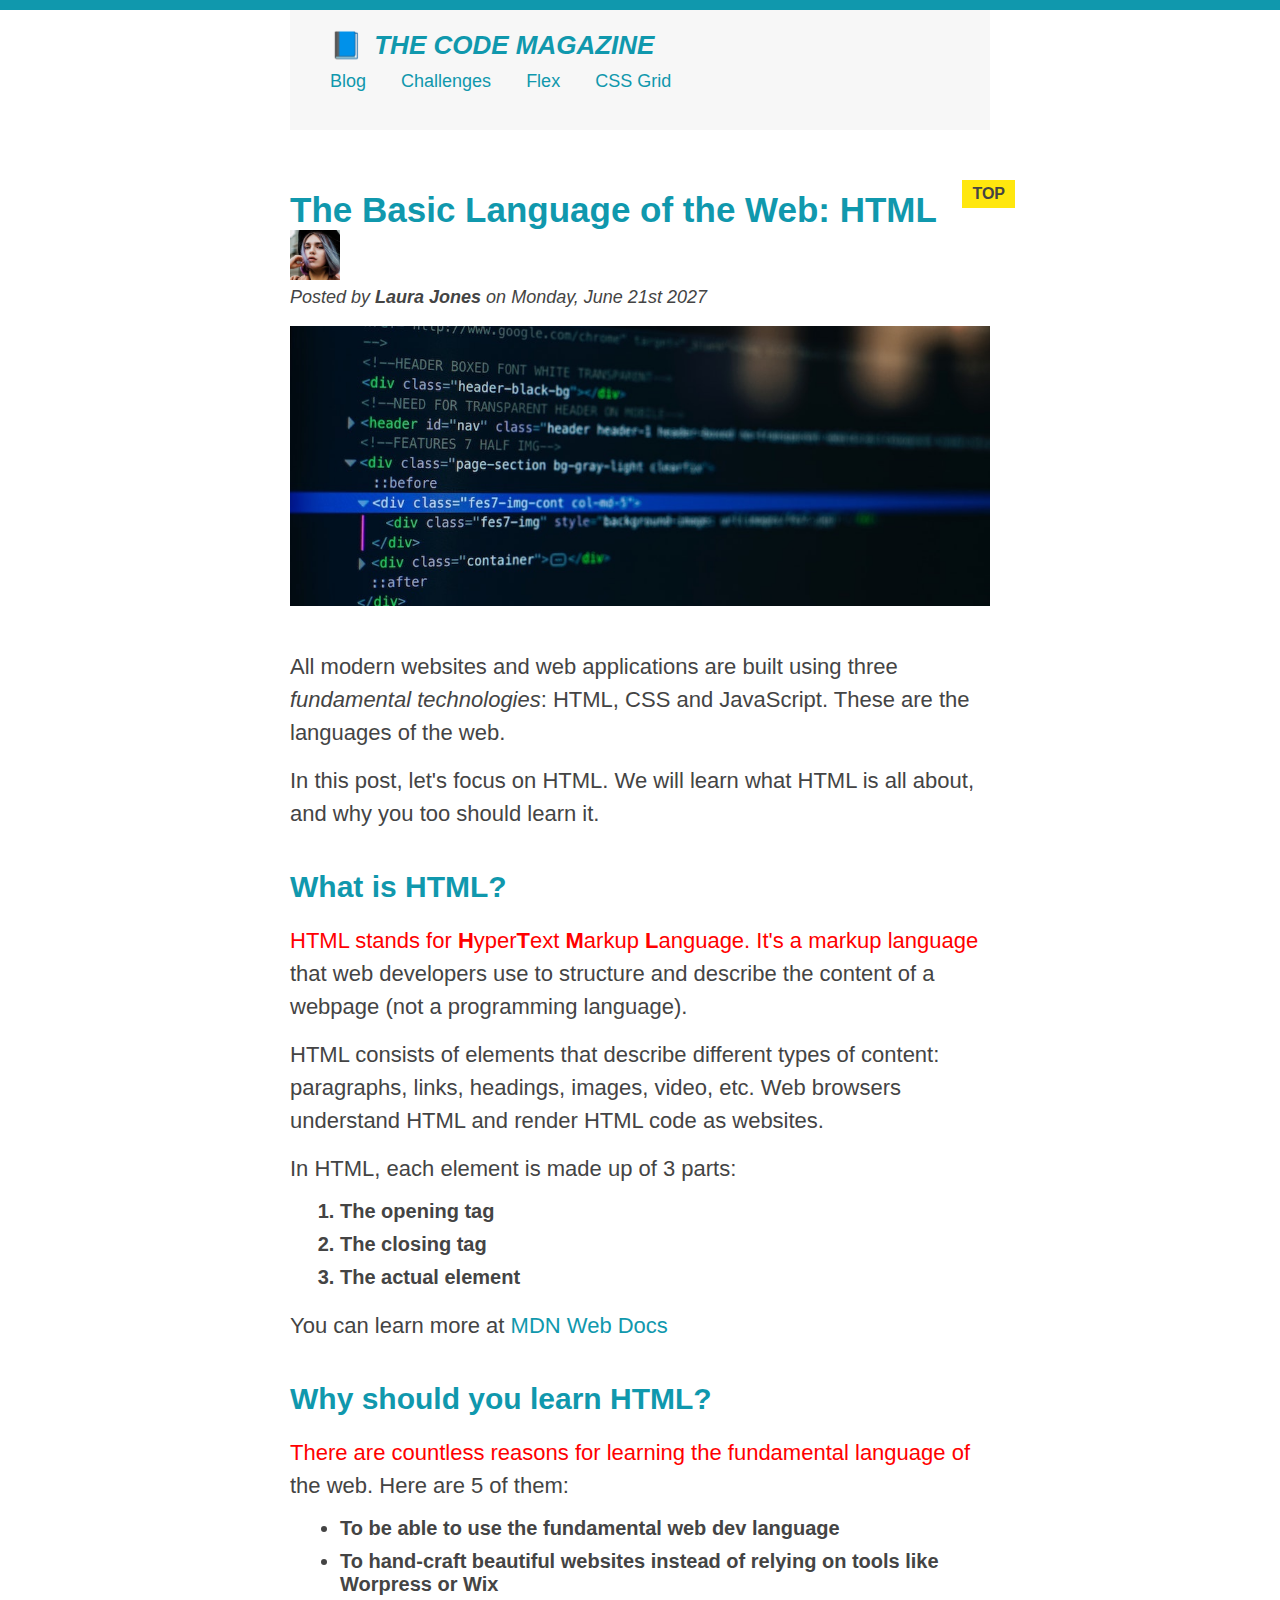
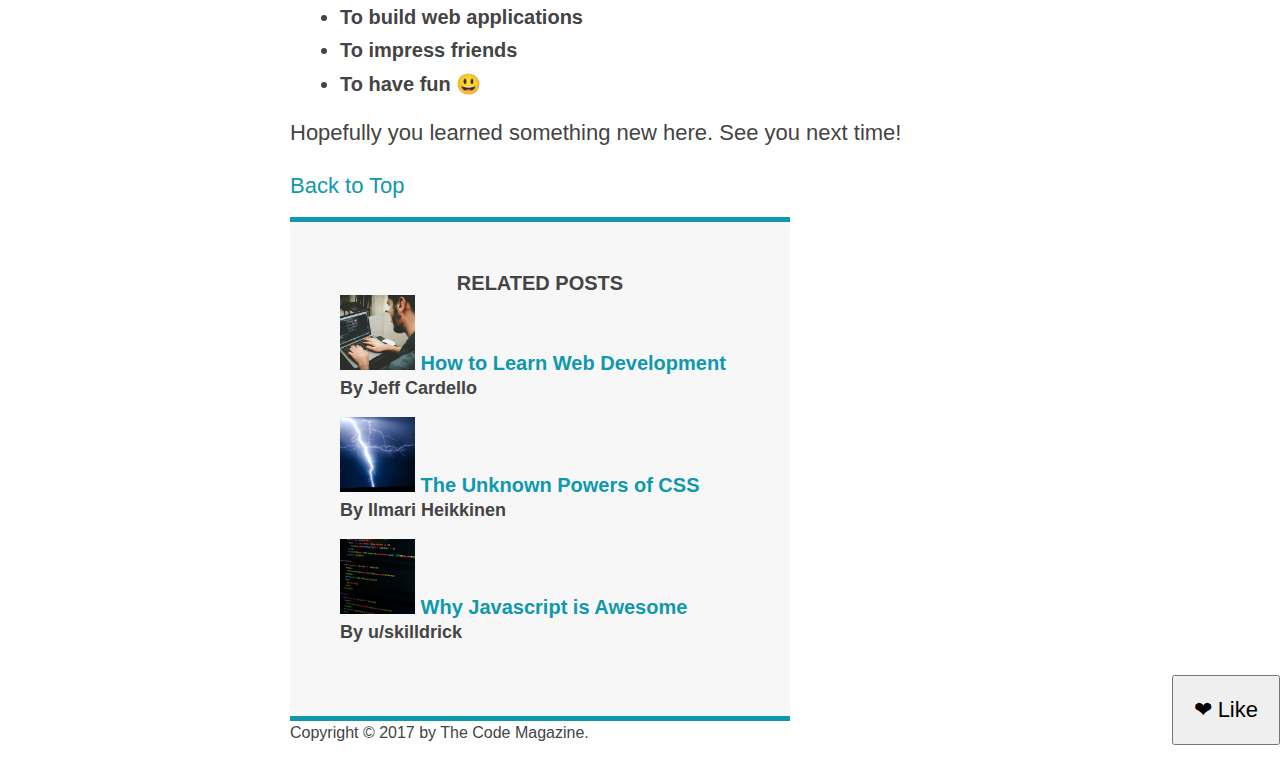
<file: 03-CSS-Fundamentals/index.html>
<!DOCTYPE html>
<html lang="en">
  <head>
    <meta charset="UTF-8" />
    <link href="style.css" rel="stylesheet" />

    <title>The Basic Language of the web: HTML</title>
  </head>

  <body>
    <!--
    <h1>The Basic Language of the web: HTML</h1>
    <h2>The Basic Language of the web: HTML</h2>
    <h3>The Basic Language of the web: HTML</h3>
    <h4>The Basic Language of the web: HTML</h4>
    <h5>The Basic Language of the web: HTML</h5>
    <h6>The Basic Language of the web: HTML</h6>
    -->
    <div class="container">
      <header class="main-header">
        <h1>📘 The Code Magazine</h1>
        <nav>
          <a href="blog.html">Blog</a>
          <a href="#">Challenges</a>
          <a href="#">Flex</a>
          <a href="#">CSS Grid</a>
        </nav>
      </header>

      <article>
        <header class="post-header">
          <h2>The Basic Language of the Web: HTML</h2>
          <img
            src="img/laura-jones.jpg"
            alt="The Poster's picture"
            width="50"
            height="50"
          />

          <p id="author">
            Posted by <strong>Laura Jones</strong> on Monday, June 21st 2027
          </p>
          <img
            src="img/post-img.jpg"
            alt="HTML code on a screen"
            width="500"
            height="200"
            class="post-img"
          />
          <button>❤ Like</button>
        </header>

        <p>
          All modern websites and web applications are built using three
          <em>fundamental technologies</em>: HTML, CSS and JavaScript. These are
          the languages of the web.
        </p>
        <p>
          In this post, let's focus on HTML. We will learn what HTML is all
          about, and why you too should learn it.
        </p>

        <h3>What is HTML?</h3>
        <p>
          HTML stands for <strong>H</strong>yper<strong>T</strong>ext
          <strong>M</strong>arkup <strong>L</strong>anguage. It's a markup
          language that web developers use to structure and describe the content
          of a webpage (not a programming language).
        </p>
        <p>
          HTML consists of elements that describe different types of content:
          paragraphs, links, headings, images, video, etc. Web browsers
          understand HTML and render HTML code as websites.
        </p>
        <p>In HTML, each element is made up of 3 parts:</p>

        <ol>
          <li class="first-li">The opening tag</li>
          <li>The closing tag</li>
          <li>The actual element</li>
        </ol>

        <p>
          You can learn more at
          <a
            href="https://developer.mozilla.org/en-US/docs/Web/HTML"
            target="_blank"
            >MDN Web Docs</a
          >
        </p>

        <h3>Why should you learn HTML?</h3>

        <p>
          There are countless reasons for learning the fundamental language of
          the web. Here are 5 of them:
        </p>

        <ul>
          <li class="first-li">
            To be able to use the fundamental web dev language
          </li>
          <li>
            To hand-craft beautiful websites instead of relying on tools like
            Worpress or Wix
          </li>
          <li>To build web applications</li>
          <li>To impress friends</li>
          <li>To have fun 😃</li>
        </ul>

        <p class="added">
          Hopefully you learned something new here. See you next time!
        </p>
        <p><a href="#">Back to Top</a></p>
      </article>

      <aside>
        <h4>Related posts</h4>
        <ul class="related">
          <li>
            <img
              src="img/related-1.jpg"
              alt="first image"
              width="75"
              height="75"
            />
            <a
              href="https://webflow.com/blog/how-to-learn-web-design"
              target="_blank"
              >How to Learn Web Development</a
            >
            <p class="related-author">By Jeff Cardello</p>
          </li>
          <li>
            <img
              src="img/related-2.jpg"
              alt="second image"
              width="75"
              height="75"
            />
            <a href="https://web.dev/the-amazing-powers-of-css/" target="_blank"
              >The Unknown Powers of CSS</a
            >
            <p class="related-author">By Ilmari Heikkinen</p>
          </li>
          <li>
            <img
              src="img/related-3.jpg"
              alt="third image"
              width="75"
              height="75"
            />
            <a
              href="https://www.reddit.com/r/javascript/comments/dba3h/why_javascript_is_awesome/"
              target="_blank"
              >Why Javascript is Awesome</a
            >
            <p class="related-author">By u/skilldrick</p>
          </li>
        </ul>
      </aside>

      <footer>
        <p id="cop" class="cop text">
          Copyright &copy; 2017 by The Code Magazine.
        </p>
      </footer>
    </div>
  </body>
</html>
</file>
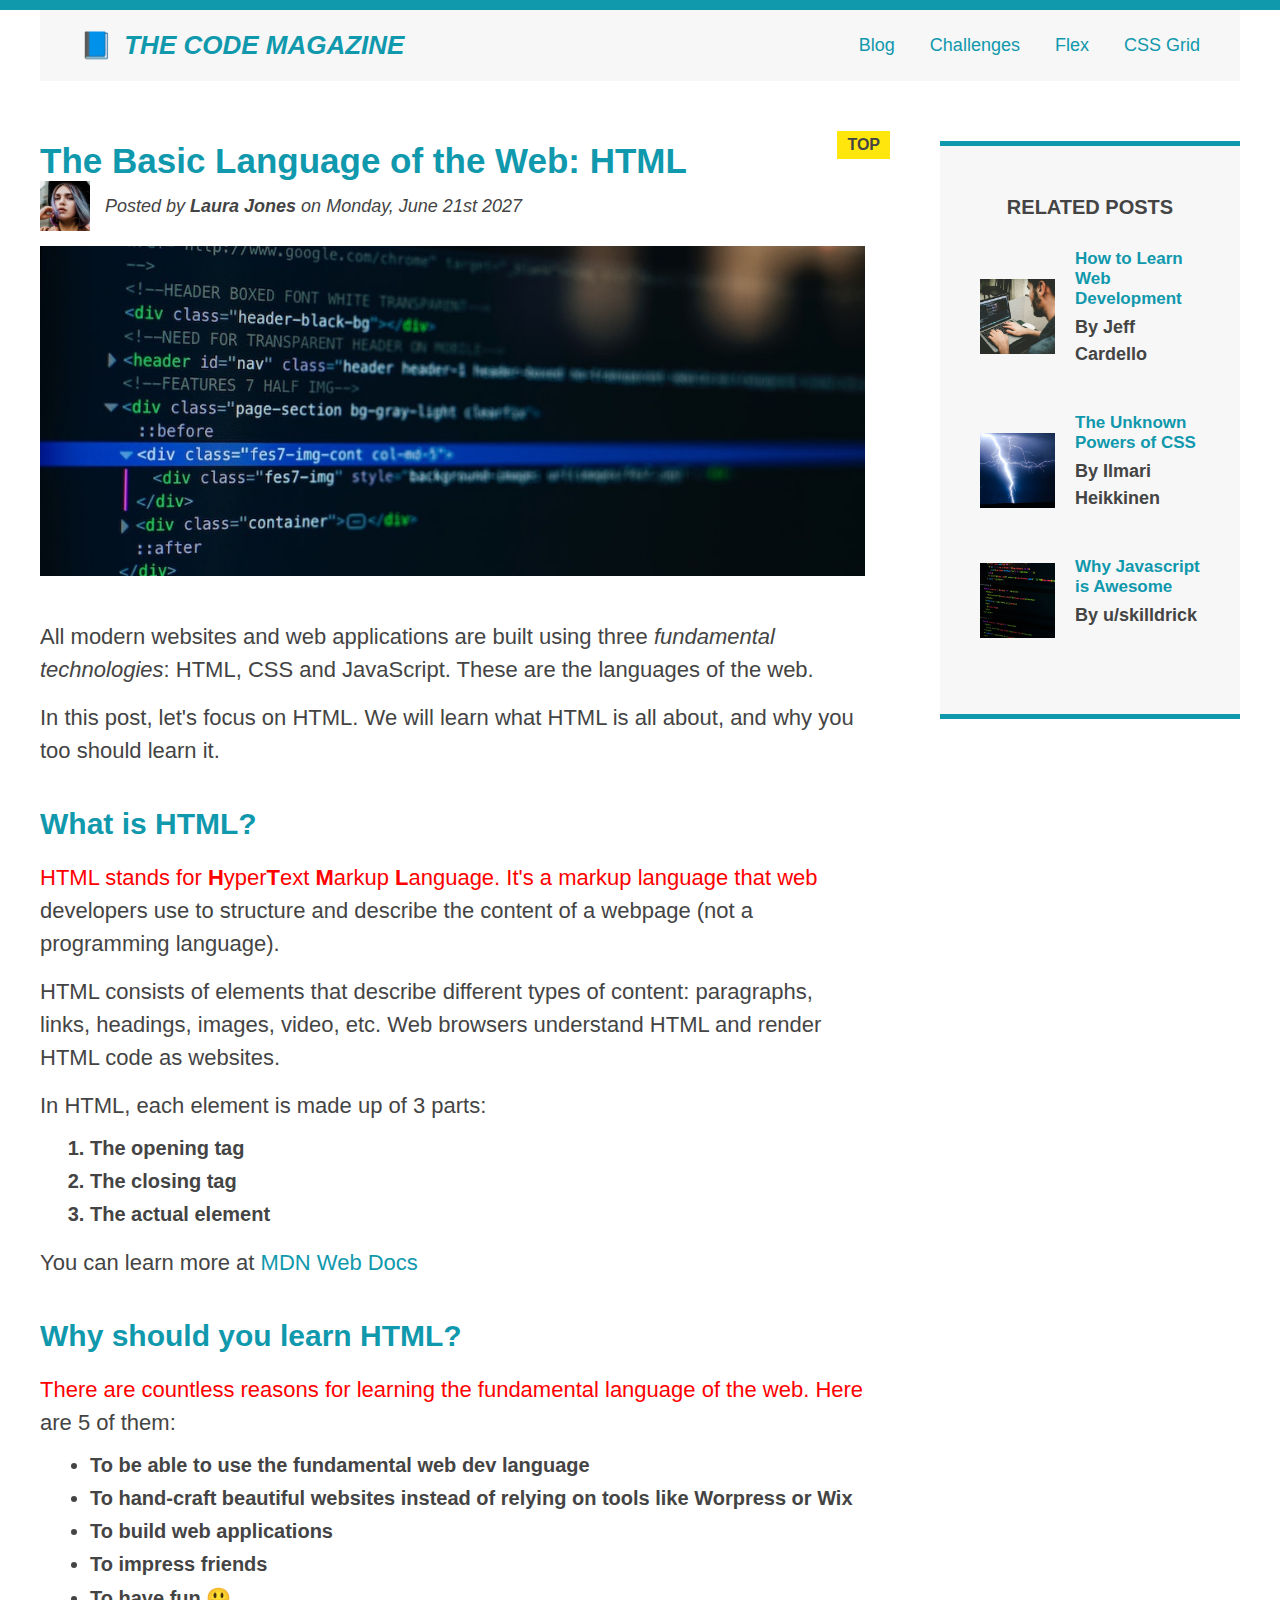
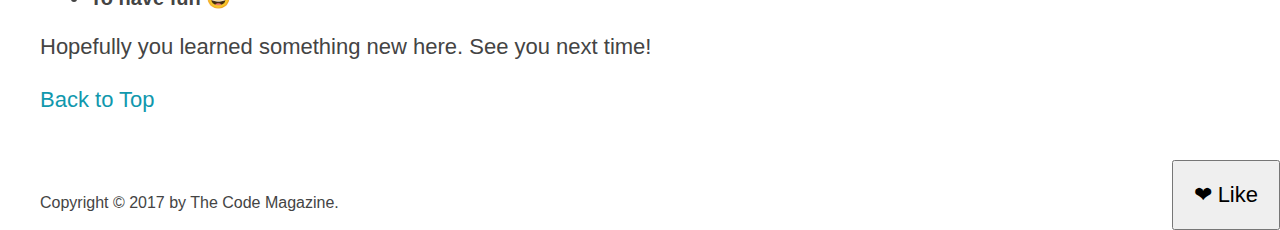
<file: 04-CSS-Layouts/index.html>
<!DOCTYPE html>
<html lang="en">
  <head>
    <meta charset="UTF-8" />
    <link href="style.css" rel="stylesheet" />

    <title>The Basic Language of the web: HTML</title>
  </head>

  <body>
    <!--
    <h1>The Basic Language of the web: HTML</h1>
    <h2>The Basic Language of the web: HTML</h2>
    <h3>The Basic Language of the web: HTML</h3>
    <h4>The Basic Language of the web: HTML</h4>
    <h5>The Basic Language of the web: HTML</h5>
    <h6>The Basic Language of the web: HTML</h6>
  -->
  <div class="container">
    <header class="main-header clearfix">
      <h1>📘 The Code Magazine</h1>
      <nav>
          <a href="blog.html">Blog</a>
          <a href="#">Challenges</a>
          <a href="flexbox.html">Flex</a>
          <a href="css-grid.html">CSS Grid</a>
        </nav>
      </header>
      <!-- ONLY NECESSARY FOR FLEXBOX -->
      <!-- <div class="row"> -->
      <article>
        <header class="post-header">
          <h2>The Basic Language of the Web: HTML</h2>
          <div class="author-box">
            <img
              src="img/laura-jones.jpg"
              alt="The Poster's picture"
              width="50"
              height="50"
              class="author-img"
            />
            <p id="author" class="author">
              Posted by <strong>Laura Jones</strong> on Monday, June 21st 2027
            </div>
            </p>
          <img
            src="img/post-img.jpg"
            alt="HTML code on a screen"
            width="500"
            height="200"
            class="post-img"
          />
          <button>❤ Like</button>
        </header>
        
        <p>
          All modern websites and web applications are built using three
          <em>fundamental technologies</em>: HTML, CSS and JavaScript. These are
          the languages of the web.
        </p>
        <p>
          In this post, let's focus on HTML. We will learn what HTML is all
          about, and why you too should learn it.
        </p>

        <h3>What is HTML?</h3>
        <p>
          HTML stands for <strong>H</strong>yper<strong>T</strong>ext
          <strong>M</strong>arkup <strong>L</strong>anguage. It's a markup
          language that web developers use to structure and describe the content
          of a webpage (not a programming language).
        </p>
        <p>
          HTML consists of elements that describe different types of content:
          paragraphs, links, headings, images, video, etc. Web browsers
          understand HTML and render HTML code as websites.
        </p>
        <p>In HTML, each element is made up of 3 parts:</p>

        <ol>
          <li class="first-li">The opening tag</li>
          <li>The closing tag</li>
          <li>The actual element</li>
        </ol>

        <p>
          You can learn more at
          <a
          href="https://developer.mozilla.org/en-US/docs/Web/HTML"
          target="_blank"
            >MDN Web Docs</a
            >
          </p>

          <h3>Why should you learn HTML?</h3>
          
          <p>
            There are countless reasons for learning the fundamental language of
          the web. Here are 5 of them:
        </p>
        
        <ul>
          <li class="first-li">
            To be able to use the fundamental web dev language
          </li>
          <li>
            To hand-craft beautiful websites instead of relying on tools like
            Worpress or Wix
          </li>
          <li>To build web applications</li>
          <li>To impress friends</li>
          <li>To have fun 😃</li>
        </ul>

        <p class="added">
          Hopefully you learned something new here. See you next time!
        </p>
        <p><a href="#">Back to Top</a></p>
      </article>

      <aside>
        <h4>Related posts</h4>

        <ul class="related">
          <li class="related-post">
            <img
              src="img/related-1.jpg"
              alt="first image"
              width="75"
              height="75"
              />
              <div>
                <a
                
                href="https://webflow.com/blog/how-to-learn-web-design"
                target="_blank" class="related-link"
                >How to Learn Web Development</a
                >
                <p class="related-author">By Jeff Cardello</p>
              </div>
          </li>
          <li class="related-post">
            <img
            src="img/related-2.jpg"
            alt="second image"
            width="75"
            height="75"
            />
            <div>
              <a href="https://web.dev/the-amazing-powers-of-css/" target="_blank"
              class="related-link" >The Unknown Powers of CSS</a
              
              >
              <p class="related-author">By Ilmari Heikkinen</p>
            </div>
          </li>
          <li class="related-post">
            <img
              src="img/related-3.jpg"
              alt="third image"
              width="75"
              height="75"
              />
              <div>
                
                <a
              href="https://www.reddit.com/r/javascript/comments/dba3h/why_javascript_is_awesome/"
              target="_blank" class="related-link"
              >Why Javascript is Awesome</a
              >
              <p class="related-author">By u/skilldrick</p>
            </div>
          </li>
        </ul>
      </aside>
      <!-- </div> -->

      <footer>
        <p id="cop" class="cop text">
          Copyright &copy; 2017 by The Code Magazine.
        </p>
      </footer>
    </div>
  </body>
</html>
</file>
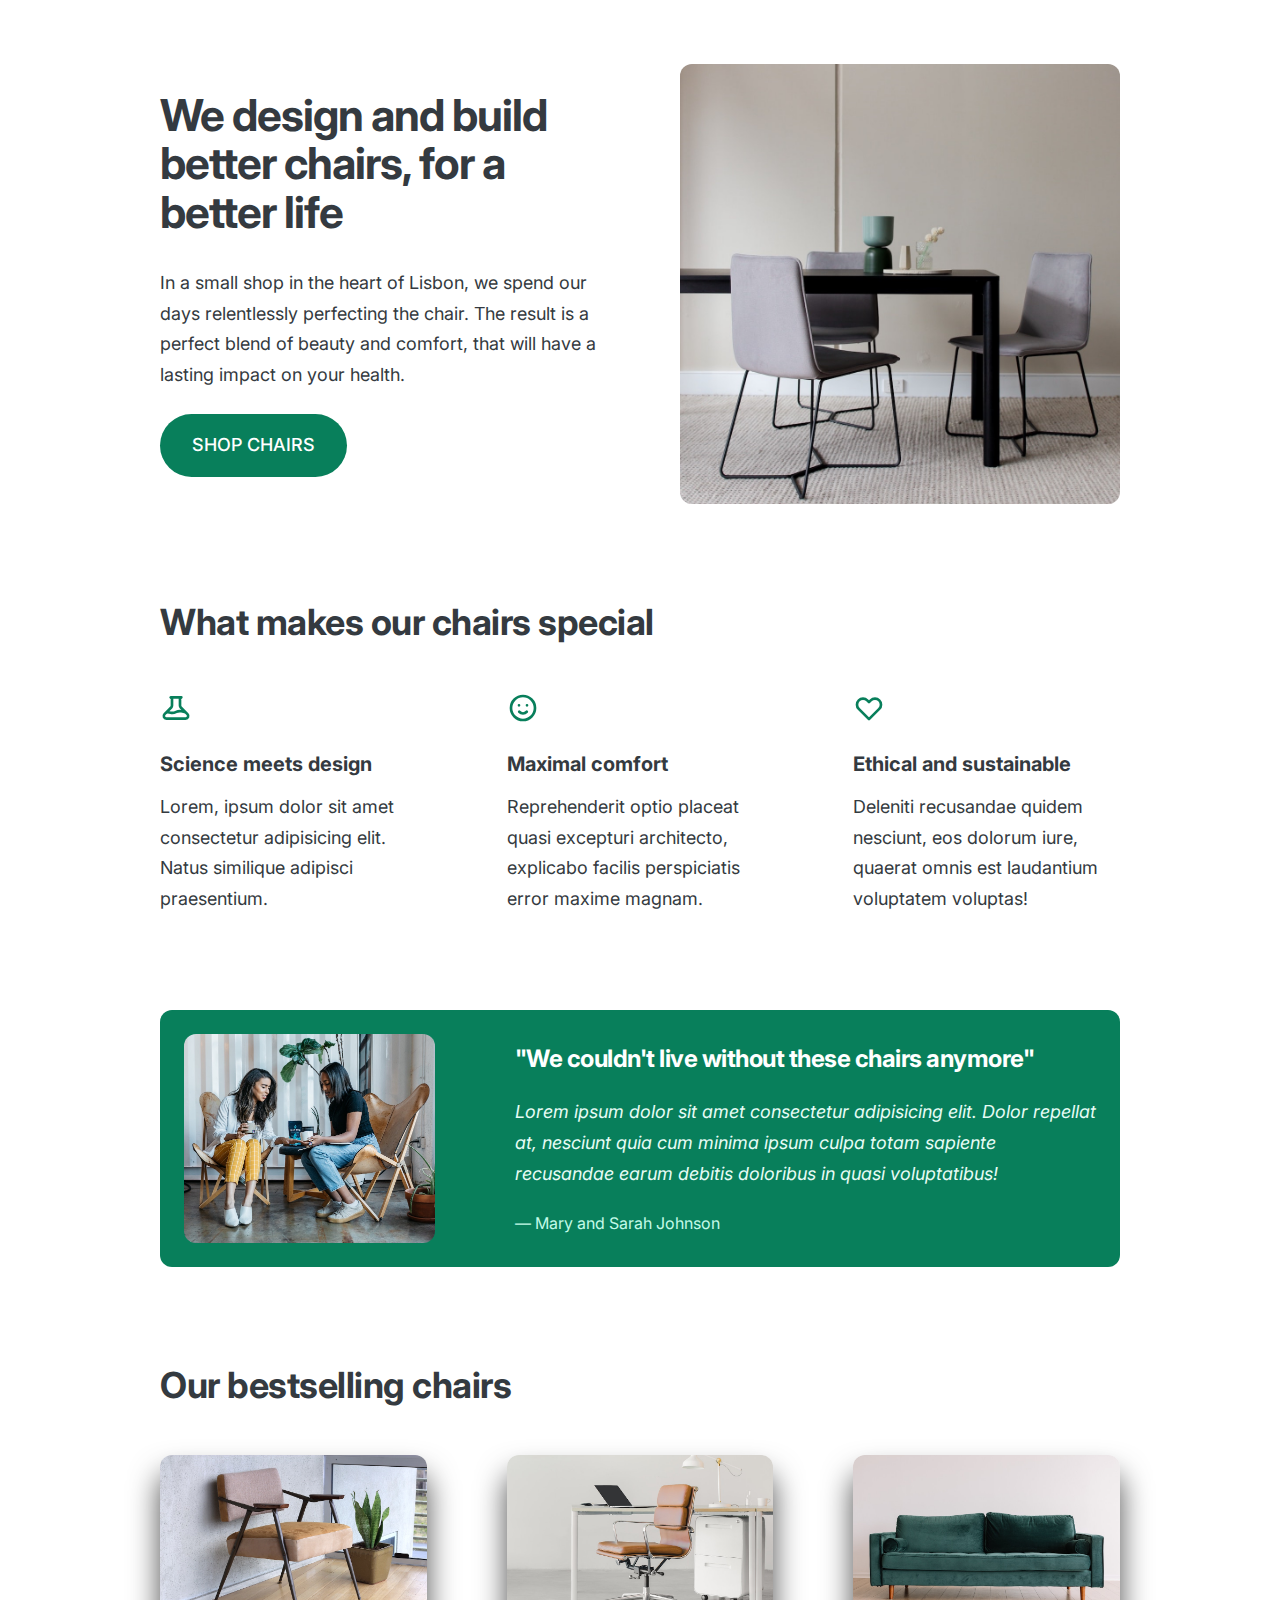
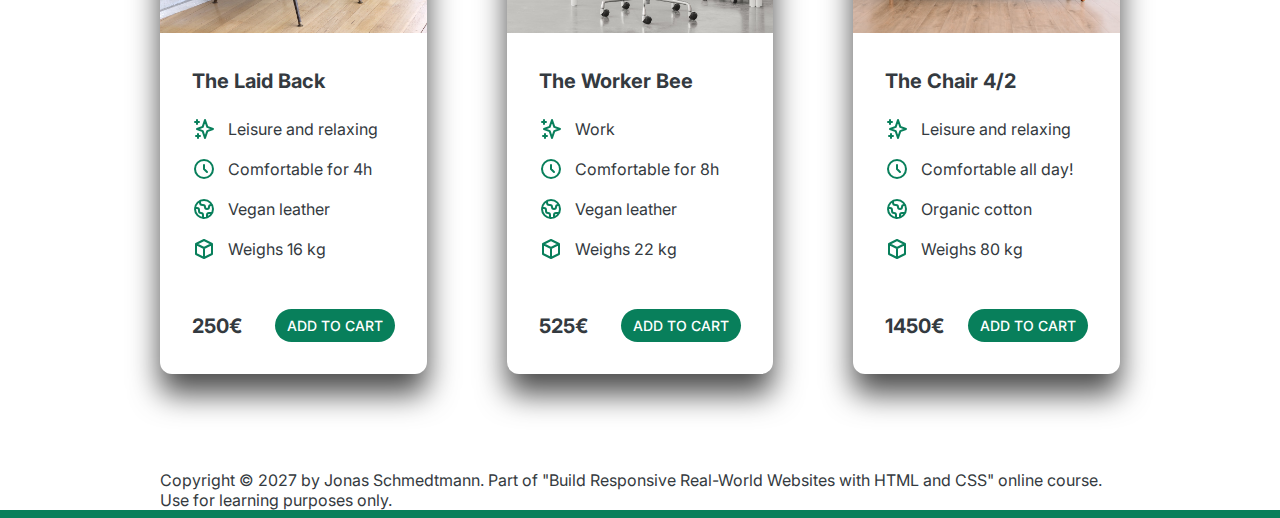
<file: 05-Design/index.html>
<!DOCTYPE html>
<html lang="en">
  <head>
    <meta charset="UTF-8" />
    <meta http-equiv="X-UA-Compatible" content="IE=edge" />
    <meta name="viewport" content="width=device-width, initial-scale=1.0" />
    <link rel="preconnect" href="https://fonts.googleapis.com" />
    <link rel="preconnect" href="https://fonts.gstatic.com" crossorigin />
    <link
      href="https://fonts.googleapis.com/css2?family=Inter:wght@400;500;700&display=swap"
      rel="stylesheet"
    />
    <link rel="stylesheet" href="style.css" />
    <title>Lisbon Chair Shop</title>
  </head>
  <body>
    <div class="container">
      <header>
        <div class="header-text-box">
          <h1>We design and build better chairs, for a better life</h1>
          <p class="header-text">
            In a small shop in the heart of Lisbon, we spend our days
            relentlessly perfecting the chair. The result is a perfect blend of
            beauty and comfort, that will have a lasting impact on your health.
          </p>
          <a class="btn btn--big" href="#">Shop chairs</a>
        </div>
        <img src="hero.jpg" alt="Photo" />
      </header>

      <section>
        <h2>What makes our chairs special</h2>
        <div class="grid-3-cols">
          <div>
            <svg
              xmlns="http://www.w3.org/2000/svg"
              class="features-icon"
              fill="none"
              viewBox="0 0 24 24"
              stroke="currentColor"
              stroke-width="2"
            >
              <path
                stroke-linecap="round"
                stroke-linejoin="round"
                d="M19.428 15.428a2 2 0 00-1.022-.547l-2.387-.477a6 6 0 00-3.86.517l-.318.158a6 6 0 01-3.86.517L6.05 15.21a2 2 0 00-1.806.547M8 4h8l-1 1v5.172a2 2 0 00.586 1.414l5 5c1.26 1.26.367 3.414-1.415 3.414H4.828c-1.782 0-2.674-2.154-1.414-3.414l5-5A2 2 0 009 10.172V5L8 4z"
              />
            </svg>
            <p class="features-title"><strong>Science meets design</strong></p>
            <p class="features-text">
              Lorem, ipsum dolor sit amet consectetur adipisicing elit. Natus
              similique adipisci praesentium.
            </p>
          </div>

          <div>
            <svg
              xmlns="http://www.w3.org/2000/svg"
              class="features-icon"
              fill="none"
              viewBox="0 0 24 24"
              stroke="currentColor"
              stroke-width="2"
            >
              <path
                stroke-linecap="round"
                stroke-linejoin="round"
                d="M14.828 14.828a4 4 0 01-5.656 0M9 10h.01M15 10h.01M21 12a9 9 0 11-18 0 9 9 0 0118 0z"
              />
            </svg>
            <p class="features-title">
              <strong>Maximal comfort</strong>
            </p>
            <p class="features-text">
              Reprehenderit optio placeat quasi excepturi architecto, explicabo
              facilis perspiciatis error maxime magnam.
            </p>
          </div>

          <div>
            <svg
              xmlns="http://www.w3.org/2000/svg"
              class="features-icon"
              fill="none"
              viewBox="0 0 24 24"
              stroke="currentColor"
              stroke-width="2"
            >
              <path
                stroke-linecap="round"
                stroke-linejoin="round"
                d="M4.318 6.318a4.5 4.5 0 000 6.364L12 20.364l7.682-7.682a4.5 4.5 0 00-6.364-6.364L12 7.636l-1.318-1.318a4.5 4.5 0 00-6.364 0z"
              />
            </svg>
            <p class="features-title">
              <strong>Ethical and sustainable</strong>
            </p>
            <p class="features-text">
              Deleniti recusandae quidem nesciunt, eos dolorum iure, quaerat
              omnis est laudantium voluptatem voluptas!
            </p>
          </div>
        </div>
      </section>

      <section class="testimonial-section">
        <div class="grid-3-cols">
          <img src="customers.jpg" alt="People sitting on chairs" />
          <div class="testimonial-box">
            <h2>"We couldn't live without these chairs anymore"</h2>
            <blockquote class="testimonial-text">
              Lorem ipsum dolor sit amet consectetur adipisicing elit. Dolor
              repellat at, nesciunt quia cum minima ipsum culpa totam sapiente
              recusandae earum debitis doloribus in quasi voluptatibus!
            </blockquote>
            <p class="testimonial-author">&mdash; Mary and Sarah Johnson</p>
          </div>
        </div>
      </section>

      <section>
        <h2>Our bestselling chairs</h2>
        <div class="grid-3-cols">
          <figure class="chair">
            <img src="chair-1.jpg" alt="Chair" />
            <div class="chair-box">
              <h3>The Laid Back</h3>
              <ul class="chair-details">
                <li>
                  <svg
                    xmlns="http://www.w3.org/2000/svg"
                    class="chair-icon"
                    fill="none"
                    viewBox="0 0 24 24"
                    stroke="currentColor"
                    stroke-width="2"
                  >
                    <path
                      stroke-linecap="round"
                      stroke-linejoin="round"
                      d="M5 3v4M3 5h4M6 17v4m-2-2h4m5-16l2.286 6.857L21 12l-5.714 2.143L13 21l-2.286-6.857L5 12l5.714-2.143L13 3z"
                    />
                  </svg>
                  <!-- Span is a generic INLINE text element, it doesn't have any meaning. It's like a div element, but inline -->
                  <span>Leisure and relaxing</span>
                </li>
                <li>
                  <svg
                    xmlns="http://www.w3.org/2000/svg"
                    class="chair-icon"
                    fill="none"
                    viewBox="0 0 24 24"
                    stroke="currentColor"
                    stroke-width="2"
                  >
                    <path
                      stroke-linecap="round"
                      stroke-linejoin="round"
                      d="M12 8v4l3 3m6-3a9 9 0 11-18 0 9 9 0 0118 0z"
                    />
                  </svg>
                  <span>Comfortable for 4h</span>
                </li>
                <li>
                  <svg
                    xmlns="http://www.w3.org/2000/svg"
                    class="chair-icon"
                    fill="none"
                    viewBox="0 0 24 24"
                    stroke="currentColor"
                    stroke-width="2"
                  >
                    <path
                      stroke-linecap="round"
                      stroke-linejoin="round"
                      d="M3.055 11H5a2 2 0 012 2v1a2 2 0 002 2 2 2 0 012 2v2.945M8 3.935V5.5A2.5 2.5 0 0010.5 8h.5a2 2 0 012 2 2 2 0 104 0 2 2 0 012-2h1.064M15 20.488V18a2 2 0 012-2h3.064M21 12a9 9 0 11-18 0 9 9 0 0118 0z"
                    />
                  </svg>
                  <span>Vegan leather</span>
                </li>
                <li>
                  <svg
                    xmlns="http://www.w3.org/2000/svg"
                    class="chair-icon"
                    fill="none"
                    viewBox="0 0 24 24"
                    stroke="currentColor"
                    stroke-width="2"
                  >
                    <path
                      stroke-linecap="round"
                      stroke-linejoin="round"
                      d="M20 7l-8-4-8 4m16 0l-8 4m8-4v10l-8 4m0-10L4 7m8 4v10M4 7v10l8 4"
                    />
                  </svg>
                  <span>Weighs 16 kg</span>
                </li>
              </ul>
              <div class="chair-price">
                <strong>250€</strong>
                <a href="#" class="btn btn--small">Add to cart</a>
              </div>
            </div>
          </figure>

          <figure class="chair">
            <img src="chair-2.jpg" alt="Chair" />
            <div class="chair-box">
              <h3>The Worker Bee</h3>
              <ul class="chair-details">
                <li>
                  <svg
                    xmlns="http://www.w3.org/2000/svg"
                    class="chair-icon"
                    fill="none"
                    viewBox="0 0 24 24"
                    stroke="currentColor"
                    stroke-width="2"
                  >
                    <path
                      stroke-linecap="round"
                      stroke-linejoin="round"
                      d="M5 3v4M3 5h4M6 17v4m-2-2h4m5-16l2.286 6.857L21 12l-5.714 2.143L13 21l-2.286-6.857L5 12l5.714-2.143L13 3z"
                    />
                  </svg>
                  <span>Work</span>
                </li>
                <li>
                  <svg
                    xmlns="http://www.w3.org/2000/svg"
                    class="chair-icon"
                    fill="none"
                    viewBox="0 0 24 24"
                    stroke="currentColor"
                    stroke-width="2"
                  >
                    <path
                      stroke-linecap="round"
                      stroke-linejoin="round"
                      d="M12 8v4l3 3m6-3a9 9 0 11-18 0 9 9 0 0118 0z"
                    />
                  </svg>
                  <span>Comfortable for 8h</span>
                </li>
                <li>
                  <svg
                    xmlns="http://www.w3.org/2000/svg"
                    class="chair-icon"
                    fill="none"
                    viewBox="0 0 24 24"
                    stroke="currentColor"
                    stroke-width="2"
                  >
                    <path
                      stroke-linecap="round"
                      stroke-linejoin="round"
                      d="M3.055 11H5a2 2 0 012 2v1a2 2 0 002 2 2 2 0 012 2v2.945M8 3.935V5.5A2.5 2.5 0 0010.5 8h.5a2 2 0 012 2 2 2 0 104 0 2 2 0 012-2h1.064M15 20.488V18a2 2 0 012-2h3.064M21 12a9 9 0 11-18 0 9 9 0 0118 0z"
                    />
                  </svg>
                  <span>Vegan leather</span>
                </li>
                <li>
                  <svg
                    xmlns="http://www.w3.org/2000/svg"
                    class="chair-icon"
                    fill="none"
                    viewBox="0 0 24 24"
                    stroke="currentColor"
                    stroke-width="2"
                  >
                    <path
                      stroke-linecap="round"
                      stroke-linejoin="round"
                      d="M20 7l-8-4-8 4m16 0l-8 4m8-4v10l-8 4m0-10L4 7m8 4v10M4 7v10l8 4"
                    />
                  </svg>
                  <span>Weighs 22 kg</span>
                </li>
              </ul>
              <div class="chair-price">
                <strong>525€</strong>
                <a href="#" class="btn btn--small">Add to cart</a>
              </div>
            </div>
          </figure>

          <figure class="chair">
            <img src="chair-3.jpg" alt="Chair" />
            <div class="chair-box">
              <h3>The Chair 4/2</h3>
              <ul class="chair-details">
                <li>
                  <svg
                    xmlns="http://www.w3.org/2000/svg"
                    class="chair-icon"
                    fill="none"
                    viewBox="0 0 24 24"
                    stroke="currentColor"
                    stroke-width="2"
                  >
                    <path
                      stroke-linecap="round"
                      stroke-linejoin="round"
                      d="M5 3v4M3 5h4M6 17v4m-2-2h4m5-16l2.286 6.857L21 12l-5.714 2.143L13 21l-2.286-6.857L5 12l5.714-2.143L13 3z"
                    />
                  </svg>
                  <span>Leisure and relaxing</span>
                </li>
                <li>
                  <svg
                    xmlns="http://www.w3.org/2000/svg"
                    class="chair-icon"
                    fill="none"
                    viewBox="0 0 24 24"
                    stroke="currentColor"
                    stroke-width="2"
                  >
                    <path
                      stroke-linecap="round"
                      stroke-linejoin="round"
                      d="M12 8v4l3 3m6-3a9 9 0 11-18 0 9 9 0 0118 0z"
                    />
                  </svg>
                  <span>Comfortable all day!</span>
                </li>
                <li>
                  <svg
                    xmlns="http://www.w3.org/2000/svg"
                    class="chair-icon"
                    fill="none"
                    viewBox="0 0 24 24"
                    stroke="currentColor"
                    stroke-width="2"
                  >
                    <path
                      stroke-linecap="round"
                      stroke-linejoin="round"
                      d="M3.055 11H5a2 2 0 012 2v1a2 2 0 002 2 2 2 0 012 2v2.945M8 3.935V5.5A2.5 2.5 0 0010.5 8h.5a2 2 0 012 2 2 2 0 104 0 2 2 0 012-2h1.064M15 20.488V18a2 2 0 012-2h3.064M21 12a9 9 0 11-18 0 9 9 0 0118 0z"
                    />
                  </svg>
                  <span>Organic cotton</span>
                </li>
                <li>
                  <svg
                    xmlns="http://www.w3.org/2000/svg"
                    class="chair-icon"
                    fill="none"
                    viewBox="0 0 24 24"
                    stroke="currentColor"
                    stroke-width="2"
                  >
                    <path
                      stroke-linecap="round"
                      stroke-linejoin="round"
                      d="M20 7l-8-4-8 4m16 0l-8 4m8-4v10l-8 4m0-10L4 7m8 4v10M4 7v10l8 4"
                    />
                  </svg>
                  <span>Weighs 80 kg</span>
                </li>
              </ul>
              <div class="chair-price">
                <strong>1450€</strong>
                <a href="#" class="btn btn--small">Add to cart</a>
              </div>
            </div>
          </figure>
        </div>
      </section>

      <footer>
        Copyright &copy; 2027 by Jonas Schmedtmann. Part of "Build Responsive
        Real-World Websites with HTML and CSS" online course. Use for learning
        purposes only.
      </footer>
    </div>
  </body>
</html>
</file>
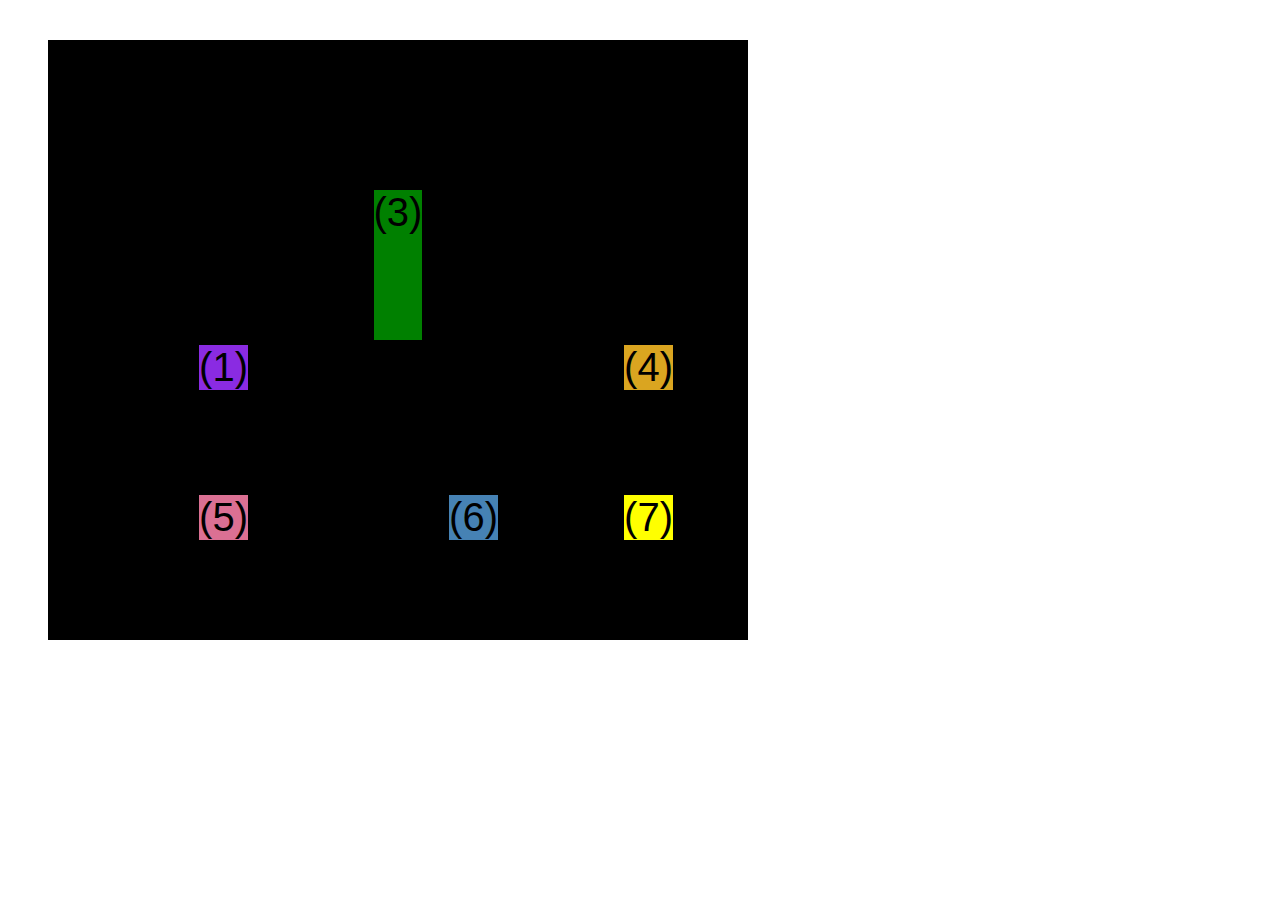
<file: 04-CSS-Layouts/css-grid.html>
<!DOCTYPE html>
<html lang="en">
  <head>
    <meta charset="UTF-8" />
    <meta http-equiv="X-UA-Compatible" content="IE=edge" />
    <meta name="viewport" content="width=device-width, initial-scale=1.0" />
    <title>CSS Grid</title>
    <style>
      .el--1 {
        background-color: blueviolet;
      }
      .el--2 {
        background-color: orangered;
      }
      .el--3 {
        background-color: green;
        height: 150px;
      }
      .el--4 {
        background-color: goldenrod;
      }
      .el--5 {
        background-color: palevioletred;
      }
      .el--6 {
        background-color: steelblue;
      }
      .el--7 {
        background-color: yellow;
      }
      .el--8 {
        background-color: crimson;
      }

      .container--1 {
        /* STARTER */
        font-family: sans-serif;
        background-color: #ddd;
        font-size: 32px;
        margin: 40px;

        /* CSS GRID */
        display: grid;
        /* grid-template-columns: 1fr 1fr 1fr 1fr; */
        grid-template-columns: repeat(4, 1fr);

        /* grid-template-rows: 300px 200px; */
        grid-template-rows: 1fr 1fr;
        /* height: 500px; */
        /* gap: 30px; */
        column-gap: 20px;
        row-gap: 40px;
        /* TEMORARY */
        display: none;
      }
      .el--8 {
        grid-column: 2 / 3;
        grid-row: 1 / 2;
      }
      .el--2 {
        /* grid-column: 1/3; */
        /* grid-column: 1 / span 4; */

        grid-column: 1 / -1;
        grid-row: 2;
      }
      .container--2 {
        /* STARTER */
        font-family: sans-serif;
        background-color: black;
        font-size: 40px;
        margin: 40px;

        width: 700px;
        height: 600px;

        /* CSS GRID */
        display: grid;
        grid-template-columns: 125px 200px 125px;
        grid-template-rows: 250px 100px;
        gap: 50px;

        /* ALIGNING TRACKS INSIDE CONTAINER:
        TO DISTRIBUTE EMPTY SPACE  */
        justify-content: center;
        align-content: center;

        /* Aligning items inside cells: moving items around inside cells */
        align-items: end;
        justify-items: end;
      }

      .el--3 {
        align-self: center;
        justify-self: center;
      }
    </style>
  </head>
  <body>
    <div class="container--1">
      <div class="el el--1">(1) HTML</div>
      <div class="el el--2">(2) and</div>
      <div class="el el--3">(3) CSS</div>
      <div class="el el--4">(4) are</div>
      <div class="el el--5">(5) amazing</div>
      <div class="el el--6">(6) languages</div>
      <!-- <div class="el el--7">(7) to</div> -->
      <div class="el el--8">(8) learn</div>
    </div>

    <div class="container--2">
      <div class="el el--1">(1)</div>
      <div class="el el--3">(3)</div>
      <div class="el el--4">(4)</div>
      <div class="el el--5">(5)</div>
      <div class="el el--6">(6)</div>
      <div class="el el--7">(7)</div>
    </div>
  </body>
</html>
</file>
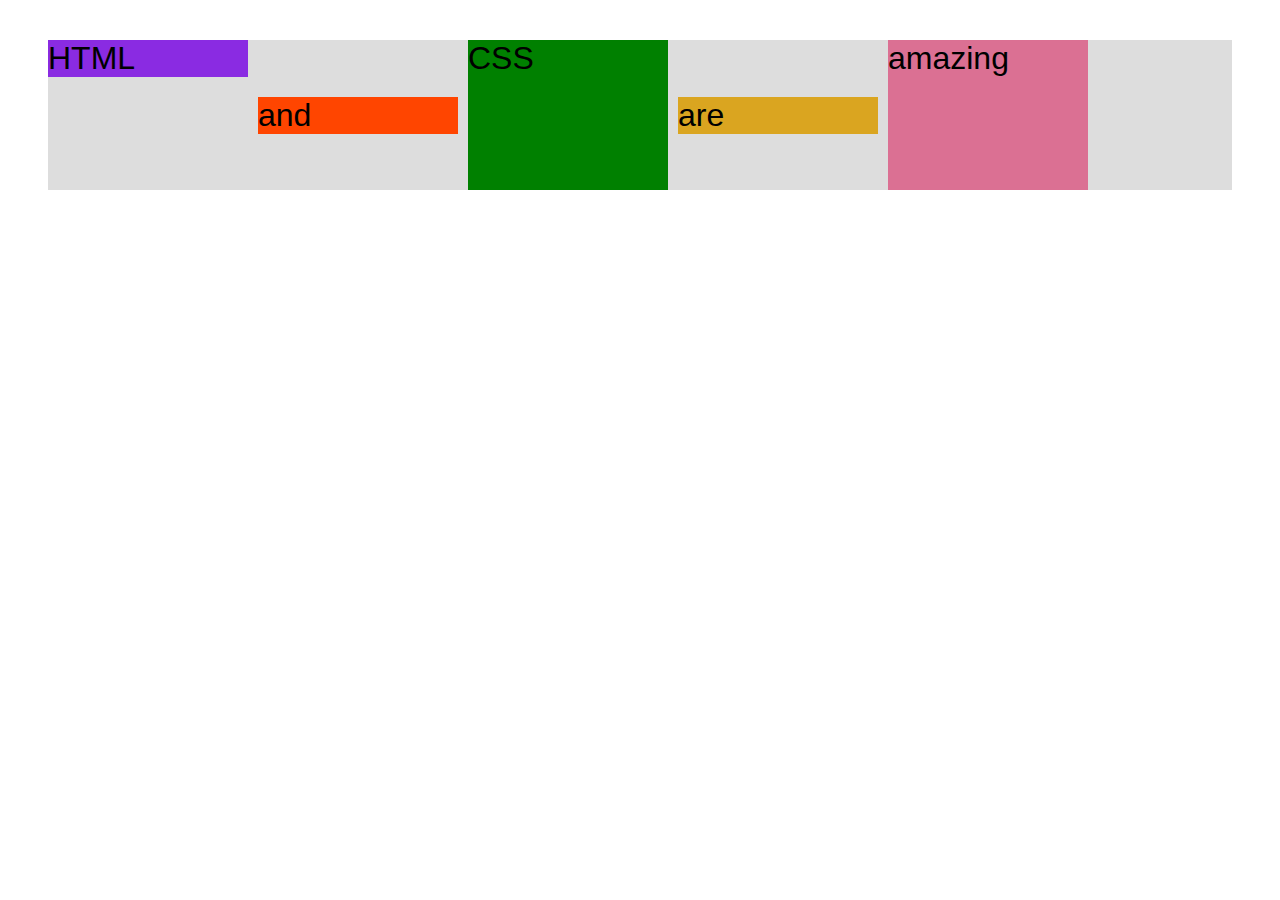
<file: 04-CSS-Layouts/flexbox.html>
<!DOCTYPE html>
<html lang="en">
  <head>
    <meta charset="UTF-8" />
    <meta http-equiv="X-UA-Compatible" content="IE=edge" />
    <meta name="viewport" content="width=device-width, initial-scale=1.0" />
    <title>Flexbox</title>
    <style>
      .el--1 {
        background-color: blueviolet;
      }
      .el--2 {
        background-color: orangered;
      }
      .el--3 {
        background-color: green;
        height: 150px;
      }
      .el--4 {
        background-color: goldenrod;
      }
      .el--5 {
        background-color: palevioletred;
      }
      .el--6 {
        background-color: steelblue;
      }
      .el--7 {
        background-color: yellow;
      }
      .el--8 {
        background-color: crimson;
      }

      .container {
        /* STARTER */
        font-family: sans-serif;
        background-color: #ddd;
        font-size: 32px;
        margin: 40px;

        /* FLEXBOX */
        display: flex;
        align-items: center;
        justify-content: flex-start;
        gap: 10px;
      }
      .el {
        /* DEFAULTS */
        /* flex-grow: 0;
        flex-shrink: 1;
        flex-basis: auto; */

        /* flex-basis: 200px; */
        /* flex-shrink: 0; */
        flex: 0 0 200px;
      }
      /* to align only num one */
      .el--1 {
        align-self: flex-start;
        /* flex-grow: 1; */
      }
      /* to align only number 5 element */
      .el--5 {
        align-self: stretch;
        order: 1;
      }
      /* to move number 6 to num 1 */
      .el--6 {
        order: -1;
      }
    </style>
  </head>
  <body>
    <div class="container">
      <div class="el el--1">HTML</div>
      <div class="el el--2">and</div>
      <div class="el el--3">CSS</div>
      <div class="el el--4">are</div>
      <div class="el el--5">amazing</div>
      <!-- <div class="el el--6">languages</div> -->
    </div>
  </body>
</html>
</file>
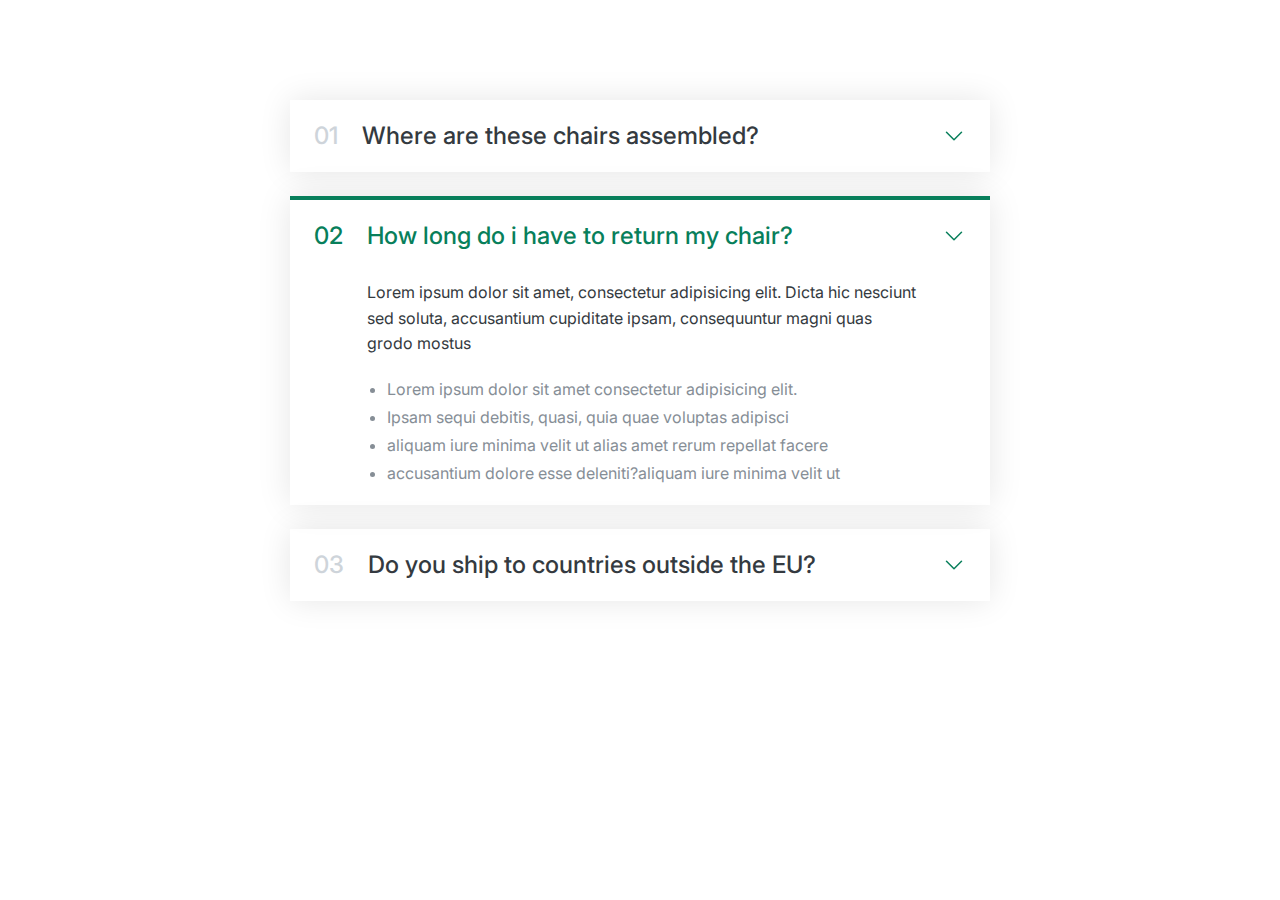
<file: 06-Components/01-accordian.html>
<!DOCTYPE html>
<html lang="en">
  <head>
    <meta charset="UTF-8" />
    <meta http-equiv="X-UA-Compatible" content="IE=edge" />
    <meta name="viewport" content="width=device-width, initial-scale=1.0" />
    <link
      href="https://fonts.googleapis.com/css2?family=Inter:wght@400;500;700&display=swap"
      rel="stylesheet"
    />

    <title>Accordian Component</title>

    <style>
      /*
SPACING SYSTEM (px)
2 / 4 / 8 / 12 / 16 / 24 / 32 / 48 / 64 / 80 / 96 / 128
FONT SIZE SYSTEM (px)
10 / 12 / 14 / 16 / 18 / 20 / 24 / 30 / 36 / 44 / 52 / 62 / 74 / 86 / 98
*/
      /* MAIN COLOR:#087f5b
GREY COLOR:#343a40
*/
      * {
        margin: 0;
        padding: 0;
        box-sizing: border-box;
      }
      body {
        font-family: "Inter", sans-serif;
        color: #343a40;
        line-height: 1;
      }

      .accordian {
        width: 700px;
        margin: 100px auto;
        display: flex;
        flex-direction: column;
        gap: 24px;
      }
      .item {
        box-shadow: 0 0 32px rgba(0, 0, 0, 0.1);
        padding: 24px;

        display: grid;
        grid-template-columns: auto 1fr auto;
        column-gap: 24px;
        row-gap: 32px;
        align-items: center;
      }
      .number,
      .text {
        font-size: 24px;
        font-weight: 500;
        /* color: #087f5b; */
      }
      .number {
        color: #ced4da;
      }
      .text {
      }
      .icon {
        width: 24px;
        height: 24px;
        stroke: #087f5b;
      }
      .hidden-box {
        grid-column: 2;
        display: none;
      }
      .hidden-box p {
        line-height: 1.6;
        margin-bottom: 24px;
      }
      .hidden-box ul {
        color: #868e96;
        margin-left: 20px;

        display: flex;
        flex-direction: column;
        gap: 12px;
      }
      .open {
        border-top: 4px solid #087f5b;
      }
      .open .hidden-box {
        display: block;
      }
      .open .number,
      .open .text {
        color: #087f5b;
      }
    </style>
  </head>
  <body>
    <div class="accordian">
      <div class="item">
        <p class="number">01</p>
        <p class="text">Where are these chairs assembled?</p>
        <svg
          xmlns="http://www.w3.org/2000/svg"
          fill="none"
          viewBox="0 0 24 24"
          stroke-width="1.5"
          stroke="currentColor"
          class="icon"
        >
          <path
            stroke-linecap="round"
            stroke-linejoin="round"
            d="M19.5 8.25l-7.5 7.5-7.5-7.5"
          />
        </svg>
        <div class="hidden-box">
          <p>
            Lorem ipsum dolor sit amet, consectetur adipisicing elit. Dicta hic
            nesciunt sed soluta, accusantium cupiditate ipsam, consequuntur
            magni quas grodo mostus
          </p>
          <ul>
            <li>Lorem ipsum dolor sit amet consectetur adipisicing elit.</li>
            <li>Ipsam sequi debitis, quasi, quia quae voluptas adipisci</li>
            <li>
              aliquam iure minima velit ut alias amet rerum repellat facere
            </li>
            <li>
              accusantium dolore esse deleniti?aliquam iure minima velit ut
            </li>
          </ul>
        </div>
      </div>

      <div class="item open">
        <p class="number">02</p>
        <p class="text">How long do i have to return my chair?</p>
        <svg
          xmlns="http://www.w3.org/2000/svg"
          fill="none"
          viewBox="0 0 24 24"
          stroke-width="1.5"
          stroke="currentColor"
          class="icon"
        >
          <path
            stroke-linecap="round"
            stroke-linejoin="round"
            d="M19.5 8.25l-7.5 7.5-7.5-7.5"
          />
        </svg>
        <div class="hidden-box">
          <p>
            Lorem ipsum dolor sit amet, consectetur adipisicing elit. Dicta hic
            nesciunt sed soluta, accusantium cupiditate ipsam, consequuntur
            magni quas grodo mostus
          </p>
          <ul>
            <li>Lorem ipsum dolor sit amet consectetur adipisicing elit.</li>
            <li>Ipsam sequi debitis, quasi, quia quae voluptas adipisci</li>
            <li>
              aliquam iure minima velit ut alias amet rerum repellat facere
            </li>
            <li>
              accusantium dolore esse deleniti?aliquam iure minima velit ut
            </li>
          </ul>
        </div>
      </div>

      <div class="item">
        <p class="number">03</p>
        <p class="text">Do you ship to countries outside the EU?</p>
        <svg
          xmlns="http://www.w3.org/2000/svg"
          fill="none"
          viewBox="0 0 24 24"
          stroke-width="1.5"
          stroke="currentColor"
          class="icon"
        >
          <path
            stroke-linecap="round"
            stroke-linejoin="round"
            d="M19.5 8.25l-7.5 7.5-7.5-7.5"
          />
        </svg>
        <div class="hidden-box">
          <p>
            Lorem ipsum dolor sit amet, consectetur adipisicing elit. Dicta hic
            nesciunt sed soluta, accusantium cupiditate ipsam, consequuntur
            magni quas grodo mostus
          </p>
          <ul>
            <li>Lorem ipsum dolor sit amet consectetur adipisicing elit.</li>
            <li>Ipsam sequi debitis, quasi, quia quae voluptas adipisci</li>
            <li>
              aliquam iure minima velit ut alias amet rerum repellat facere
            </li>
            <li>
              accusantium dolore esse deleniti?aliquam iure minima velit ut
            </li>
          </ul>
        </div>
      </div>
    </div>
  </body>
</html>
</file>
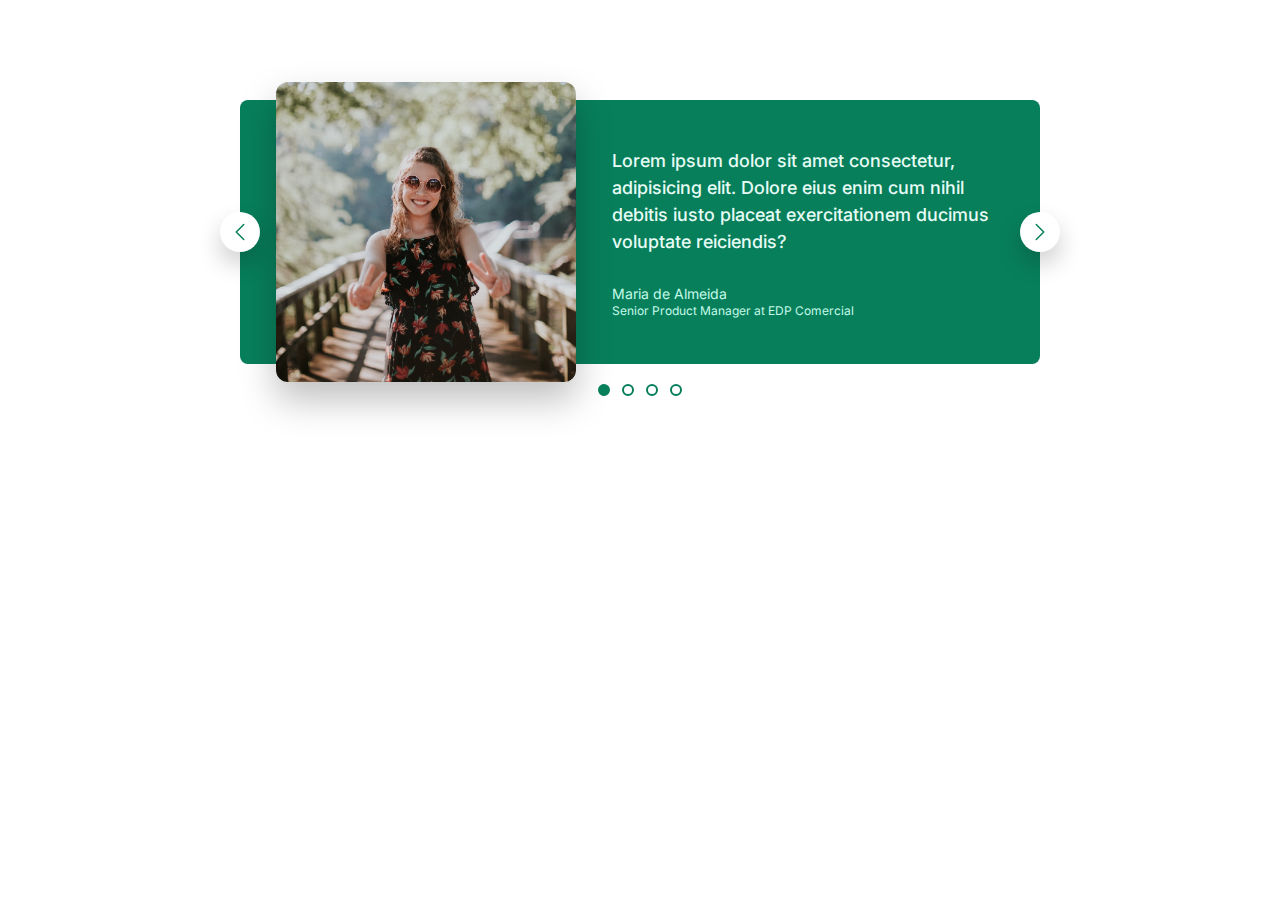
<file: 06-Components/02-carousel.html>
<!DOCTYPE html>
<html lang="en">
  <head>
    <meta charset="UTF-8" />
    <meta http-equiv="X-UA-Compatible" content="IE=edge" />
    <meta name="viewport" content="width=device-width, initial-scale=1.0" />
    <link
      href="https://fonts.googleapis.com/css2?family=Inter:wght@400;500;700&display=swap"
      rel="stylesheet"
    />

    <title>Carousel Component</title>

    <style>
      /*
      SPACING SYSTEM (px)
      2 / 4 / 8 / 12 / 16 / 24 / 32 / 48 / 64 / 80 / 96 / 128
      FONT SIZE SYSTEM (px)
      10 / 12 / 14 / 16 / 18 / 20 / 24 / 30 / 36 / 44 / 52 / 62 / 74 / 86 / 98
      */
      /* MAIN COLOR:#087f5b
      GREY COLOR:#343a40
      */
      * {
        margin: 0;
        padding: 0;
        box-sizing: border-box;
      }
      body {
        font-family: "Inter", sans-serif;
        color: #343a40;
        line-height: 1;
      }
      .carousel {
        width: 800px;
        margin: 100px auto;
        /* padding: 32px; */
        /* padding-left: 86px; */
        /* padding-right: 48px; */
        padding: 32px 48px 32px 86px;
        background-color: #087f5b;
        border-radius: 8px;
        position: relative;

        display: flex;
        align-items: center;
        gap: 86px;
      }

      img {
        height: 200px;
        border-radius: 8px;
        transform: scale(1.5);
        box-shadow: 0 12px 24px rgba(0, 0, 0, 0.25);
      }
      .testimonial-text {
        font-size: 18px;
        font-weight: 500;
        line-height: 1.5;
        margin-bottom: 32px;
        color: #e6fcf5;
      }
      .testimonial-author {
        font-size: 14px;
        margin-bottom: 4px;
        color: #c3fae8;
      }
      .testimonial-job {
        font-size: 12px;
        color: #c3fae8;
      }
      /* CONTROLS */
      .btn {
        background-color: #fff;
        border: none;
        height: 40px;
        width: 40px;
        border-radius: 50%;
        position: absolute;
        box-shadow: 0 12px 24px rgba(0, 0, 0, 0.2);
        cursor: pointer;
        display: flex;
        align-items: center;
        justify-content: center;
      }
      .btn--left {
        /* IN RELATION TO PARENT ELEMENT */
        left: 0;
        top: 50%;
        /* IN RELATION TO ELEMENT ITSLEF */
        transform: translate(-50%, -50%);
      }
      .btn--right {
        right: 0;
        top: 50%;
        transform: translate(50%, -50%);
      }
      .btn-icon {
        height: 24px;
        width: 24px;
        stroke: #087f5b;
      }
      .dots {
        position: absolute;
        left: 50%;
        bottom: 0;
        transform: translate(-50%, 32px);
        display: flex;
        gap: 12px;
      }
      .dot {
        height: 12px;
        width: 12px;
        background-color: #fff;
        border: 2px solid #087f5b;
        border-radius: 50%;
        cursor: pointer;
      }
      .dot--fill {
        background-color: #087f5b;
      }
    </style>
  </head>
  <body>
    <div class="carousel">
      <img src="maria.jpg" alt="Maria de Almeida" />
      <blockquote class="testimonial">
        <p class="testimonial-text">
          Lorem ipsum dolor sit amet consectetur, adipisicing elit. Dolore eius
          enim cum nihil debitis iusto placeat exercitationem ducimus voluptate
          reiciendis?
        </p>
        <p class="testimonial-author">Maria de Almeida</p>
        <p class="testimonial-job">Senior Product Manager at EDP Comercial</p>
      </blockquote>
      <button class="btn btn--left">
        <svg
          xmlns="http://www.w3.org/2000/svg"
          fill="none"
          viewBox="0 0 24 24"
          stroke-width="1.5"
          stroke="currentColor"
          class="btn-icon"
        >
          <path
            stroke-linecap="round"
            stroke-linejoin="round"
            d="M15.75 19.5L8.25 12l7.5-7.5"
          />
        </svg>
      </button>
      <button class="btn btn--right">
        <svg
          xmlns="http://www.w3.org/2000/svg"
          fill="none"
          viewBox="0 0 24 24"
          stroke-width="1.5"
          stroke="currentColor"
          class="btn-icon"
        >
          <path
            stroke-linecap="round"
            stroke-linejoin="round"
            d="M8.25 4.5l7.5 7.5-7.5 7.5"
          />
        </svg>
      </button>
      <div class="dots">
        <button class="dot dot--fill">&nbsp</button>
        <button class="dot">&nbsp</button>
        <button class="dot">&nbsp</button>
        <button class="dot">&nbsp</button>
      </div>
    </div>
  </body>
</html>
</file>
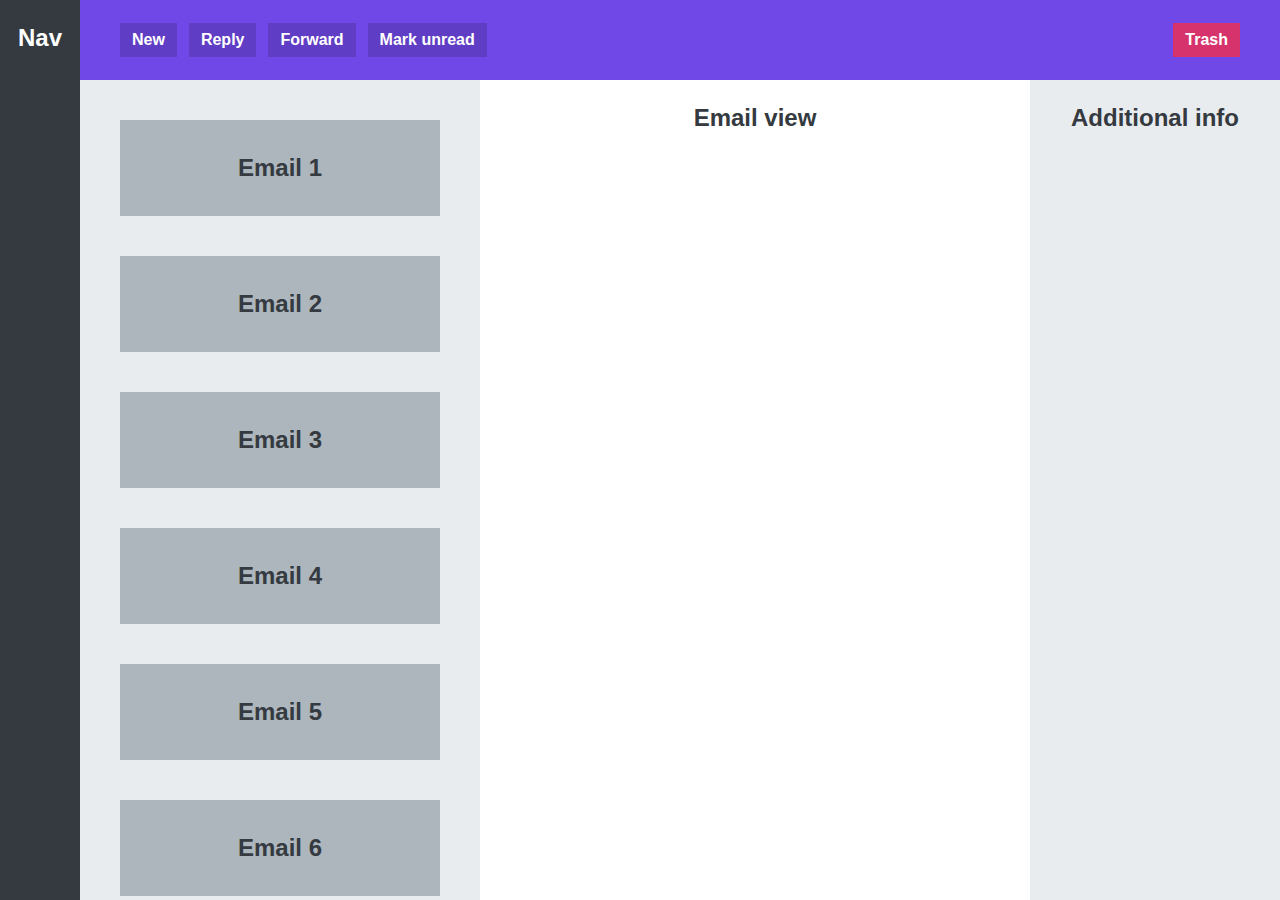
<file: 06-Components/06-app-layout.html>
<!DOCTYPE html>
<html lang="en">
  <head>
    <meta charset="UTF-8" />
    <meta http-equiv="X-UA-Compatible" content="IE=edge" />
    <meta name="viewport" content="width=device-width, initial-scale=1.0" />
    <title>App Layout</title>
    <style>
      * {
        margin: 0;
        padding: 0;
        box-sizing: border-box;
      }
      body {
        font-family: sans-serif;
        color: #343a40;
        font-size: 24px;
        display: grid;
        grid-template-columns: 80px 400px 1fr 250px;
        grid-template-rows: 80px 1fr;
        height: 100vh;
        text-align: center;
        font-weight: bold;
      }
      nav,
      section,
      main,
      aside {
        padding-top: 24px;
      }
      nav {
        background-color: #343a40;
        grid-row: 1 / -1;
        color: #fff;
      }
      menu {
        background-color: #7048e8;
        grid-column: 2 / -1;
        display: flex;
        align-items: center;
        gap: 12px;
        padding: 0 40px;
      }
      button {
        display: inline-block;

        font-size: 16px;
        font-weight: bold;
        background-color: #5f3dc4;
        border: none;
        cursor: pointer;
        color: #fff;
        padding: 8px 12px;
      }
      button:last-child {
        background-color: #d6336c;
        margin-left: auto;
      }
      section {
        background-color: #e9ecef;
        padding: 40px;
        display: flex;
        flex-direction: column;
        gap: 40px;
        overflow: scroll;
      }
      .email {
        background-color: #adb5bd;
        height: 96px;
        flex-shrink: 0;
        display: flex;
        align-items: center;
        justify-content: center;
      }
      aside {
        background-color: #e9ecef;
      }
    </style>
  </head>
  <body>
    <nav>Nav</nav>
    <menu>
      <button>New</button>
      <button>Reply</button>
      <button>Forward</button>
      <button>Mark unread</button>
      <button>Trash</button>
    </menu>
    <section>
      <div class="email">Email 1</div>
      <div class="email">Email 2</div>
      <div class="email">Email 3</div>
      <div class="email">Email 4</div>
      <div class="email">Email 5</div>
      <div class="email">Email 6</div>
      <div class="email">Email 7</div>
      <div class="email">Email 8</div>
      <div class="email">Email 9</div>
      <div class="email">Email 10</div>
    </section>
    <main>Email view</main>
    <aside>Additional info</aside>
  </body>
</html>
</file>
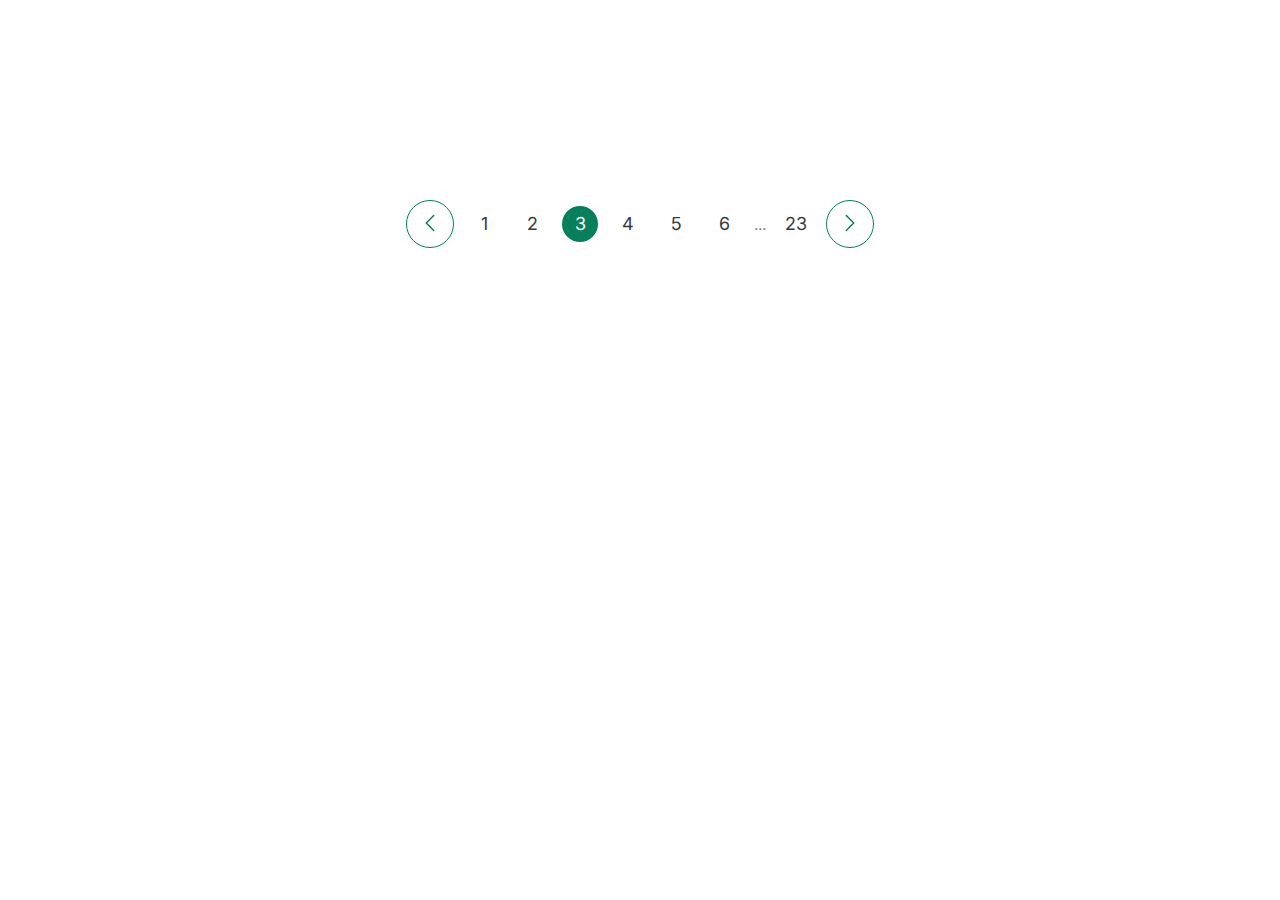
<file: 06-Components/challenge2.html>
<!DOCTYPE html>
<html lang="en">
  <head>
    <meta charset="UTF-8" />
    <meta http-equiv="X-UA-Compatible" content="IE=edge" />
    <meta name="viewport" content="width=device-width, initial-scale=1.0" />
    <link
      href="https://fonts.googleapis.com/css2?family=Inter:wght@400;500;700&display=swap"
      rel="stylesheet"
    />

    <title>Accordian Component</title>

    <style>
      /*
      SPACING SYSTEM (px)
      2 / 4 / 8 / 12 / 16 / 24 / 32 / 48 / 64 / 80 / 96 / 128
      FONT SIZE SYSTEM (px)
      10 / 12 / 14 / 16 / 18 / 20 / 24 / 30 / 36 / 44 / 52 / 62 / 74 / 86 / 98
      */
      /* MAIN COLOR:#087f5b
      GREY COLOR:#343a40
      */
      * {
        margin: 0;
        padding: 0;
        box-sizing: border-box;
      }
      body {
        font-family: "Inter", sans-serif;
        color: #343a40;
        line-height: 1;
        display: flex;
        justify-content: center;
      }
      .pagination {
        display: flex;
        align-items: center;
        gap: 12px;
        margin-top: 200px;
      }
      .btn {
        border: 1px solid #087f5b;
        height: 48px;
        width: 48px;
        border-radius: 50%;
        background-color: #fff;
      }
      .btn:hover {
        background-color: #087f5b;
      }
      .btn:hover .btn--icon {
        stroke: #fff;
      }
      .btn--icon {
        width: 24px;
        height: 24px;
        stroke: #087f5b;
      }
      .page-link:link,
      .page-link:visited {
        color: #343a40;
        font-size: 18px;
        height: 36px;
        width: 36px;
        text-decoration: none;
        display: flex;
        align-items: center;
        justify-content: center;
      }
      .page-link:hover,
      .page-link:active {
        background-color: #087f5b;
        border-radius: 50%;
        color: #fff;
        text-decoration: none;
      }
      .page-link:nth-child(4) {
        background-color: #087f5b;
        border-radius: 50%;
        color: #fff;
      }
      .dots {
        color: #868e96;
      }
    </style>
  </head>
  <body>
    <div class="pagination">
      <button class="btn">
        <svg
          xmlns="http://www.w3.org/2000/svg"
          fill="none"
          viewBox="0 0 24 24"
          stroke-width="1.5"
          stroke="currentColor"
          class="btn--icon"
        >
          <path
            stroke-linecap="round"
            stroke-linejoin="round"
            d="M15.75 19.5L8.25 12l7.5-7.5"
          />
        </svg>
      </button>
      <a href="#" class="page-link">1</a>
      <a href="#" class="page-link">2</a>
      <a href="#" class="page-link">3</a>
      <a href="#" class="page-link">4</a>
      <a href="#" class="page-link">5</a>
      <a href="#" class="page-link">6</a>
      <span class="dots">...</span>
      <a href="#" class="page-link">23</a>
      <button class="btn">
        <svg
          xmlns="http://www.w3.org/2000/svg"
          fill="none"
          viewBox="0 0 24 24"
          stroke-width="1.5"
          stroke="currentColor"
          class="btn--icon"
        >
          <path
            stroke-linecap="round"
            stroke-linejoin="round"
            d="M8.25 4.5l7.5 7.5-7.5 7.5"
          />
        </svg>
      </button>
    </div>
  </body>
</html>
</file>
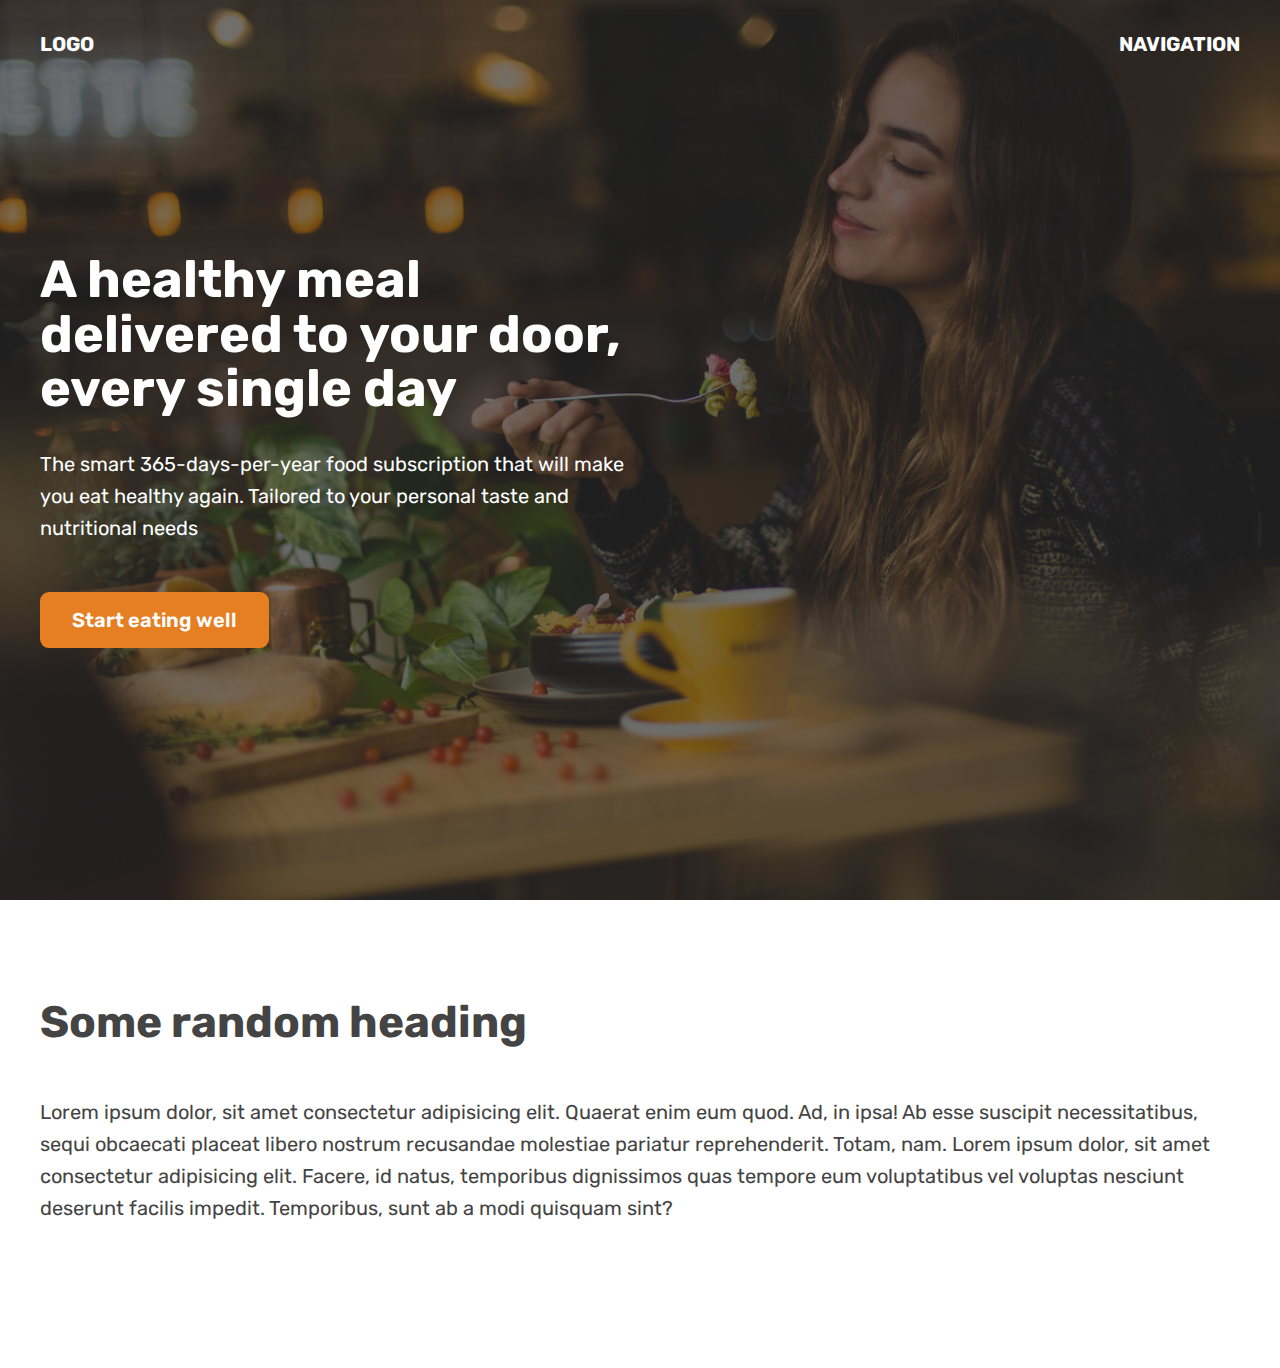
<file: 06-Components/hero.html>
<!DOCTYPE html>
<html lang="en">
  <head>
    <meta charset="UTF-8" />
    <meta http-equiv="X-UA-Compatible" content="IE=edge" />
    <meta name="viewport" content="width=device-width, initial-scale=1.0" />
    <title>Omnifood Hero Section</title>
    <link rel="preconnect" href="https://fonts.googleapis.com" />
    <link rel="preconnect" href="https://fonts.gstatic.com" crossorigin />
    <link
      href="https://fonts.googleapis.com/css2?family=Inter&family=Rubik:wght@400;500;700&display=swap"
      rel="stylesheet"
    />
    <style>
      * {
        margin: 0;
        padding: 0;
        box-sizing: border-box;
      }
      html {
        font-family: "Rubik", sans-serif;
        color: #444;
      }
      .container {
        margin: 0 auto;
        width: 1200px;
      }
      header {
        height: 100vh;
        position: relative;
        background-image: linear-gradient(
            rgba(34, 34, 34, 0.6),
            rgba(34, 34, 34, 0.6)
          ),
          url(hero.jpg);
        background-size: cover;
        color: #fff;
      }
      nav {
        font-size: 20px;
        font-weight: 700;
        display: flex;
        justify-content: space-between;
        padding-top: 32px;
      }
      .header-container {
        width: 1200px;
        position: absolute;
        left: 50%;
        top: 50%;
        transform: translate(-50%, -50%);
      }
      .header-container-inner {
        width: 50%;
      }
      h1 {
        font-size: 52px;
        margin-bottom: 32px;
        line-height: 1.05;
      }
      p {
        font-size: 20px;
        line-height: 1.6;
        margin-bottom: 48px;
      }
      .btn:link,
      .btn:visited {
        font-size: 20px;
        font-weight: 600;
        background-color: #e67e22;
        color: #fff;
        text-decoration: none;
        display: inline-block;
        padding: 16px 32px;
        border-radius: 9px;
      }
      h2 {
        font-size: 44px;
        margin-bottom: 48px;
      }
      section {
        padding: 96px 0;
      }
    </style>
  </head>
  <body>
    <header>
      <nav class="container">
        <div>LOGO</div>
        <div>NAVIGATION</div>
      </nav>
      <div class="header-container">
        <div class="header-container-inner">
          <h1>A healthy meal delivered to your door, every single day</h1>

          <p>
            The smart 365-days-per-year food subscription that will make you eat
            healthy again. Tailored to your personal taste and nutritional needs
          </p>
          <a href="#" class="btn">Start eating well</a>
        </div>
      </div>
    </header>
    <section>
      <div class="container">
        <h2>Some random heading</h2>
        <p>
          Lorem ipsum dolor, sit amet consectetur adipisicing elit. Quaerat enim
          eum quod. Ad, in ipsa! Ab esse suscipit necessitatibus, sequi
          obcaecati placeat libero nostrum recusandae molestiae pariatur
          reprehenderit. Totam, nam. Lorem ipsum dolor, sit amet consectetur
          adipisicing elit. Facere, id natus, temporibus dignissimos quas
          tempore eum voluptatibus vel voluptas nesciunt deserunt facilis
          impedit. Temporibus, sunt ab a modi quisquam sint?
        </p>
      </div>
    </section>
  </body>
</html>
</file>
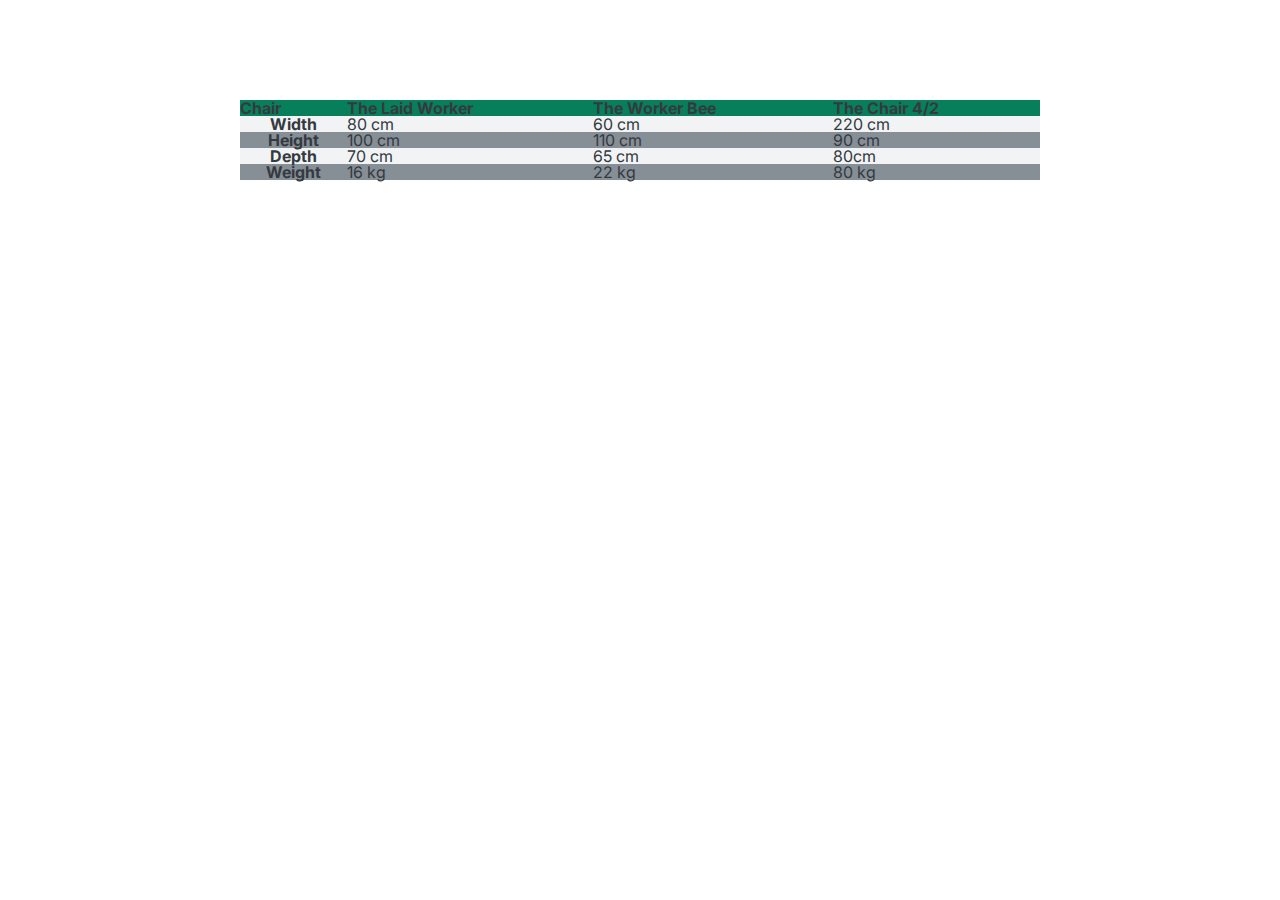
<file: 06-Components/table.html>
<!DOCTYPE html>
<html lang="en">
  <head>
    <meta charset="UTF-8" />
    <meta http-equiv="X-UA-Compatible" content="IE=edge" />
    <meta name="viewport" content="width=device-width, initial-scale=1.0" />
    <link
      href="https://fonts.googleapis.com/css2?family=Inter:wght@400;500;700&display=swap"
      rel="stylesheet"
    />

    <title>Accordian Component</title>

    <style>
      /*
      SPACING SYSTEM (px)
      2 / 4 / 8 / 12 / 16 / 24 / 32 / 48 / 64 / 80 / 96 / 128
      FONT SIZE SYSTEM (px)
      10 / 12 / 14 / 16 / 18 / 20 / 24 / 30 / 36 / 44 / 52 / 62 / 74 / 86 / 98
      */
      /* MAIN COLOR:#087f5b
      GREY COLOR:#343a40
      */
      * {
        margin: 0;
        padding: 0;
        box-sizing: border-box;
      }
      body {
        font-family: "Inter", sans-serif;
        color: #343a40;
        line-height: 1;
        display: flex;
        justify-content: center;
      }
      table {
        width: 800px;
        margin-top: 100px;
        /* border: 1px solid #343a40; */
        border-collapse: collapse;
        padding: 12px;
      }
      thead th {
        text-align: left;
      }
      thead th {
        background-color: #087f5b;
      }
      tbody tr:nth-child(odd) {
        background-color: #f1f3f5;
      }
      tbody tr:nth-child(even) {
        background-color: #868e96;
      }
    </style>
  </head>
  <body>
    <table>
      <thead>
        <tr>
          <th>Chair</th>
          <th>The Laid Worker</th>
          <th>The Worker Bee</th>
          <th>The Chair 4/2</th>
        </tr>
      </thead>

      <tbody>
        <tr>
          <th>Width</th>
          <td>80 cm</td>
          <td>60 cm</td>
          <td>220 cm</td>
        </tr>
        <tr>
          <th>Height</th>
          <td>100 cm</td>
          <td>110 cm</td>
          <td>90 cm</td>
        </tr>
        <tr>
          <th>Depth</th>
          <td>70 cm</td>
          <td>65 cm</td>
          <td>80cm</td>
        </tr>
        <tr>
          <th>Weight</th>
          <td>16 kg</td>
          <td>22 kg</td>
          <td>80 kg</td>
        </tr>
      </tbody>
    </table>
  </body>
</html>
</file>
<file: 03-CSS-Fundamentals/style.css>
/* universal selector */
* {
  margin: 0;
  padding: 0;
  font-family: sans-serif;
}
h1,
h2,
h3,
h4,
p,
li {
  font-family: sans-serif;
  color: #444;
}
h1,
h2,
h3 {
  color: #1098ad;
}
h1 {
  font-size: 26px;
  text-transform: uppercase;
  font-style: italic;
}
h2 {
  font-size: 35px;
  position: relative;
}
p {
  font-size: 22px;
  line-height: 1.5;
  margin-bottom: 15px;
}
h3 {
  font-size: 30px;
  margin-bottom: 20px;
  margin-top: 40px;
}
h4 {
  font-size: 20px;
  text-transform: uppercase;
  text-align: center;
}
p {
  font-size: 22px;
  line-height: 1.5;
}
ul,
ol {
  margin-left: 50px;
  margin-bottom: 20px;
}
li {
  font-size: 20px;
}
.added {
  margin-bottom: 20px;
}
/* id selector */
#author {
  font-style: italic;
  font-size: 18px;
}

#cop {
  font-size: 16px;
}
/* class selector */
.related-author {
  font-size: 18px;
  font-weight: bold;
}
.related {
  list-style: none;
}
body {
  color: #f7f7f7;
  border-top: 10px solid #1098ad;
  position: relative;
}
.container {
  width: 700px;
  margin: 0 auto;
}
.main-header {
  background-color: #f7f7f7;
  padding: 20px 40px;
  margin-bottom: 60px;
  height: 80px;
}
.post-header {
  margin-bottom: 40px;
}
aside {
  background-color: #f7f7f7;
  border-top: 5px solid #1098ad;
  border-bottom: 5px solid #1098ad;
  padding: 50px 0;
  width: 500px;
}
li {
  font-weight: bold;
  margin-bottom: 10px;
}
li:last-child {
  margin-bottom: 0;
}
/* hyperlink */
a:link {
  color: #1098ad;
  text-decoration: none;
}

a:visited {
  color: #1098ad;
}

a:hover {
  color: orangered;
  font-weight: bold;
  text-decoration: underline dotted orangered;
}
.post-img {
  width: 100%;
  height: auto;
}

/* resolving conflict */
/* #cop {
  color: red;
}

.cop {
  color: blue;
}

.text {
  color: yellow;
}

footer p {
  color: green !important;
} */
button {
  font-size: 22px;
  padding: 20px;
  cursor: pointer;
  /* absolute positioning: it only works well when u set the parent position to relative */
  position: absolute;
  bottom: 0;
  right: 0;
}
/* pseudo element */
h1::first-letter {
  font-style: normal;
  margin-right: 5px;
}
/* adjacent sibling */
h3 + p::first-line {
  color: red;
}
/* after pseudo element */
h2::after {
  content: "TOP";
  background-color: #ffe70e;
  color: #444;
  font-size: 16px;
  font-weight: bold;
  display: inline-block;
  padding: 5px 10px;
  position: absolute;
  top: -10px;
  right: -25px;
}
nav {
  font-size: 18px;
}
nav a:link {
  margin-right: 30px;
  margin-top: 10px;
  display: inline-block;
}
nav a:link:last-child {
  margin-right: 0;
}
</file>
<file: 04-CSS-Layouts/style.css>
/* universal selector */
* {
  margin: 0;
  padding: 0;
  font-family: sans-serif;
  box-sizing: border-box;
}
h1,
h2,
h3,
h4,
p,
li {
  font-family: sans-serif;
  color: #444;
}
h1,
h2,
h3 {
  color: #1098ad;
}
h1 {
  font-size: 26px;
  text-transform: uppercase;
  font-style: italic;
}
h2 {
  font-size: 35px;
  position: relative;
}
p {
  font-size: 22px;
  line-height: 1.5;
  margin-bottom: 15px;
}
h3 {
  font-size: 30px;
  margin-bottom: 20px;
  margin-top: 40px;
}
h4 {
  font-size: 20px;
  text-transform: uppercase;
  text-align: center;
  margin-bottom: 30px;
}
p {
  font-size: 22px;
  line-height: 1.5;
}
ul,
ol {
  margin-left: 50px;
  margin-bottom: 20px;
}
li {
  font-size: 20px;
}
.added {
  margin-bottom: 20px;
}
/* id selector */
#author {
  font-style: italic;
  font-size: 18px;
}

#cop {
  font-size: 16px;
}
/* class selector */
.related-author {
  font-size: 18px;
  font-weight: bold;
}
.related {
  list-style: none;
  margin-left: 0;
}
body {
  color: #f7f7f7;
  border-top: 10px solid #1098ad;
  position: relative;
}
.container {
  width: 1200px;
  margin: 0 auto;
}
.main-header {
  background-color: #f7f7f7;
  padding: 20px 40px;
  /* margin-bottom: 60px; */
}

nav {
  font-size: 18px;
}

.post-header {
  margin-bottom: 40px;
}
aside {
  background-color: #f7f7f7;
  border-top: 5px solid #1098ad;
  border-bottom: 5px solid #1098ad;
  padding: 50px 40px;
}
li {
  font-weight: bold;
  margin-bottom: 10px;
}
li:last-child {
  margin-bottom: 0;
}
/* hyperlink */
a:link {
  color: #1098ad;
  text-decoration: none;
}

a:visited {
  color: #1098ad;
}

a:hover {
  color: orangered;
  font-weight: bold;
  text-decoration: underline dotted orangered;
}
.post-img {
  width: 100%;
  height: auto;
}

/* resolving conflict */
/* #cop {
  color: red;
}

.cop {
  color: blue;
}

.text {
  color: yellow;
}

footer p {
  color: green !important;
} */
button {
  font-size: 22px;
  padding: 20px;
  cursor: pointer;
  /* absolute positioning: it only works well when u set the parent position to relative */
  position: absolute;
  bottom: 0;
  right: 0;
}
/* pseudo element */
h1::first-letter {
  font-style: normal;
  margin-right: 5px;
}
/* adjacent sibling */
h3 + p::first-line {
  color: red;
}
/* after pseudo element */
h2::after {
  content: "TOP";
  background-color: #ffe70e;
  color: #444;
  font-size: 16px;
  font-weight: bold;
  display: inline-block;
  padding: 5px 10px;
  position: absolute;
  top: -10px;
  right: -25px;
}
nav a:link {
  /* margin-top: 10px; */
  margin-right: 30px;
  display: inline-block;
}
nav a:link:last-child {
  margin-right: 0;
}

/* FLOATS */
/*
.author-img {
  float: left;
  margin-bottom: 20px;
}
.author {
  float: left;
  margin-top: 10px;
  margin-left: 20px;
}
h1 {
  float: left;
}
nav {
  float: right;
}

/* first method of clearing float */
/* .clear {
  clear: both;
} */

/* the clear fix hack */
/*
.clearfix::after {
  clear: both;
  content: "";
  display: block;
}
article {
  width: 825px;
  float: left;
  margin-bottom: 20px;
}
aside {
  width: 300px;
  float: right;
}
footer {
  clear: both;
}
*/
/* FLEX BOX */
.main-header {
  display: flex;
  align-items: center;
  justify-content: space-between;
}
.author-box {
  display: flex;
  align-items: center;
  margin-bottom: 15px;
  /* justify-content: space-between; */
}
.author {
  margin-bottom: 0;
  margin-left: 15px;
}
.related-post {
  display: flex;
  align-items: center;
  gap: 20px;
  margin-bottom: 30px;
}

.related-link:link {
  font-size: 17px;
  font-weight: bold;
  font-style: normal;
  margin-bottom: 5px;
  display: block;
}
.relate-author {
  margin-bottom: 0;
  font-size: 14px;
  font-weight: normal;
  font-style: italic;
}
/* FLEXBOX LAYOUT */
/*
.row {
  display: flex;
  gap: 75px;
  margin-bottom: 60px;
  align-items: flex-start;
}
article {
   flex: 0 0 825x; 
   WE CAN USE FLEX INSTEAD OF THE UP ONE 
  flex: 1;
  margin-bottom: 0;
}

aside {
  flex: 0 0 300px;
}
*/
.container {
  display: grid;
  grid-template-columns: 1fr 300px;
  column-gap: 75px;
  align-items: start;
  row-gap: 60px;
}
.main-header {
  /* grid-column: 1 / span 2; */
  grid-column: 1/-1;
}
footer {
  grid-column: 1/-1;
}
</file>
<file: 05-Design/style.css>
/*
SPACING SYSTEM (px)
2 / 4 / 8 / 12 / 16 / 24 / 32 / 48 / 64 / 80 / 96 / 128

FONT SIZE SYSTEM (px)
10 / 12 / 14 / 16 / 18 / 20 / 24 / 30 / 36 / 44 / 52 / 62 / 74 / 86 / 98
*/
/* MAIN COLOR:#087f5b
GREY COLOR:#343a40
*/

* {
  margin: 0;
  padding: 0;
  box-sizing: border-box;
}

/* ------------------------ */
/* GENERAL STYLES */
/* ------------------------ */
body {
  font-family: "Inter", sans-serif;
  color: #343a40;
  border-bottom: 8px solid #087f5b;
}

.container {
  width: 960px;
  margin: 0 auto;
}

header,
section {
  margin-bottom: 96px;
}

h2 {
  margin-bottom: 48px;
  /* 24 / 30 / 36  */
  font-size: 36px;
  letter-spacing: -0.5px;
}

.grid-3-cols {
  display: grid;
  grid-template-columns: repeat(3, 1fr);
  column-gap: 80px;
}
.btn:link,
.btn:visited {
  background-color: #087f5b;
  color: #fff;
  text-decoration: none;
  text-transform: uppercase;
  font-weight: 500;
  display: inline-block;
  border-radius: 100px;
}
.btn:hover,
.btn:active {
  background-color: #099268;
}
.btn--big {
  font-size: 18px;
  padding: 16px 32px;
}
.btn--small {
  font-size: 14px;
  padding: 8px 12px;
}
img {
  border-radius: 12px;
}
/* ------------------------ */
/* COMPONENT STYLES */
/* ------------------------ */

/* HEADER */
header {
  display: grid;
  grid-template-columns: repeat(2, 1fr);
  column-gap: 80px;
  margin-top: 64px;
}

.header-text-box {
  align-self: center;
  font-size: 18px;
  line-height: 1.7;
}

h1 {
  /* 44 / 52 / 62  */
  font-size: 44px;
  margin-bottom: 32px;
  line-height: 1.1;
  letter-spacing: -1px;

  /* text-shadow: 0 5px 5px rgb(0, 0, 0, 0.2); */
}

.header-text {
  margin-bottom: 24px;
}

img {
  width: 100%;
}

/* FEATURES */
.features-icon {
  stroke: #087f5b;
  width: 32px;
  height: 32px;
  margin-bottom: 24px;
}

.features-title {
  margin-bottom: 16px;
  font-size: 20px;
}

.features-text {
  font-size: 18px;
  line-height: 1.7;
}

/* TESTIMONIAL */
.testimonial-section {
  background-color: #087f5b;
  color: #fff;
  padding: 24px;
  border-radius: 12px;
}

.testimonial-box {
  grid-column: 2 / -1;
  align-self: center;
}

.testimonial-box h2 {
  margin-bottom: 24px;
  font-size: 24px;
}

.testimonial-text {
  font-style: italic;
  margin-bottom: 24px;
  font-size: 18px;
  line-height: 1.7;
  color: #e6fcf5;
}
.testimonial-author {
  color: #c3fae8;
}
/* CHAIRS */
.chair {
  box-shadow: 0 20px 30px 0 rgb(0, 0, 0, 0.7);
  border-radius: 12px;
}
.chair img {
  border-bottom-left-radius: 0;
  border-bottom-right-radius: 0;
}
.chair-box {
  padding: 32px;
}

h3 {
  margin-bottom: 24px;
  font-size: 20px;
}

.chair-details {
  list-style: none;
  margin-bottom: 48px;
}

.chair-details li {
  display: flex;
  align-items: center;
  gap: 12px;
  margin-bottom: 16px;
}

.chair-details li:last-child {
  margin-bottom: 0;
}

.chair-icon {
  stroke: #087f5b;
  width: 24px;
  height: 24px;
}

.chair-price {
  display: flex;
  justify-content: space-between;
  font-size: 20px;
  align-items: center;
}
n footer {
  margin-bottom: 48px;
  font-size: 14px;
  color: #495057;
}
</file>
